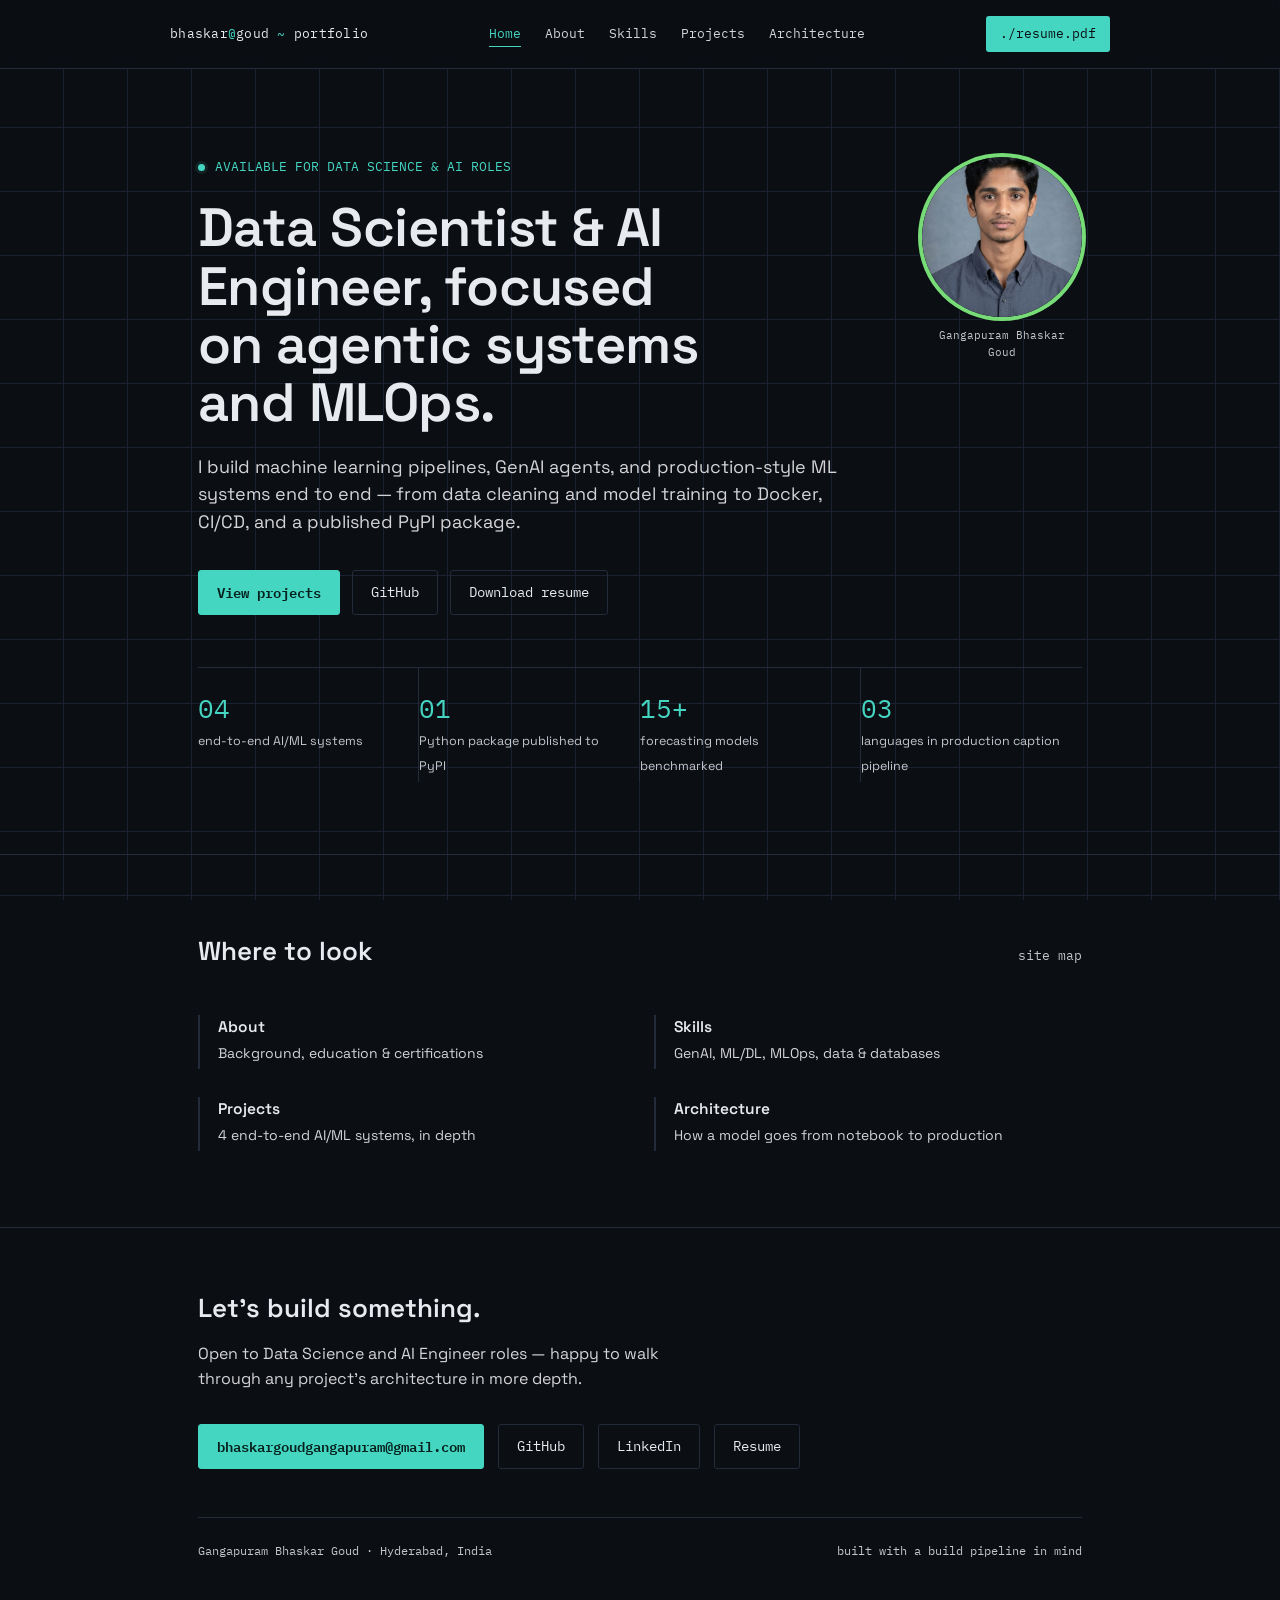
<file: index.html>
<!DOCTYPE html>
<html lang="en">
<head>
<meta charset="UTF-8">
<meta name="viewport" content="width=device-width, initial-scale=1.0">
<title>Home — Gangapuram Bhaskar Goud</title>
<meta name="description" content="Portfolio of Gangapuram Bhaskar Goud — Data Scientist & AI Engineer.">
<link rel="preconnect" href="https://fonts.googleapis.com">
<link rel="preconnect" href="https://fonts.gstatic.com" crossorigin>
<link href="https://fonts.googleapis.com/css2?family=Space+Grotesk:wght@400;500;600;700&family=IBM+Plex+Mono:wght@400;500;600&display=swap" rel="stylesheet">
<link rel="stylesheet" href="style.css">
</head>
<body>
<header>
  <div class="wrap nav">
    <a href="index.html" class="nav-id" style="text-decoration:none;">bhaskar<span>@</span>goud <span>~</span> portfolio</a>
    <ul class="nav-links">
      <li><a href="index.html" style="color:var(--accent);border-bottom-color:var(--accent);">Home</a></li>
      <li><a href="about.html">About</a></li>
      <li><a href="skills.html">Skills</a></li>
      <li><a href="projects.html">Projects</a></li>
      <li><a href="architecture.html">Architecture</a></li>
    </ul>
    <a class="nav-cta" href="resume.pdf" id="resume-link">./resume.pdf</a>
  </div>
</header>

<main>

  <section class="hero" style="border-bottom:1px solid var(--line); padding-top: 88px;">
    <div class="wrap">
      <div class="hero-flex">
        <div class="hero-text">
          <div class="kicker"><span class="dot"></span> AVAILABLE FOR DATA SCIENCE &amp; AI ROLES</div>
          <h1>Data Scientist &amp; AI Engineer, focused on agentic systems and MLOps.</h1>
          <p class="lede">I build machine learning pipelines, GenAI agents, and production-style ML systems end to end — from data cleaning and model training to Docker, CI/CD, and a published PyPI package.</p>
          <div class="cta-row">
            <a class="btn primary" href="projects.html">View projects</a>
            <a class="btn" href="https://github.com/G-Bhaskar3636" target="_blank" rel="noopener">GitHub</a>
            <a class="btn" href="resume.pdf">Download resume</a>
          </div>
        </div>
        <div class="hero-photo">
          <div class="photo-frame round">
            <!-- Replace the src below with the path to your passport-size photo, e.g. "images/profile.jpg" -->
            <img src="bhaskar.png" alt="Gangapuram Bhaskar Goud"
                 onerror="this.style.display='none'; this.nextElementSibling.style.display='flex';">
            <div class="photo-placeholder round">
              photo.jpg<br>not found &mdash; paste your image path in the &lt;img src&gt; tag
            </div>
          </div>
          <div class="photo-tag mono">Gangapuram Bhaskar Goud</div>
        </div>
      </div>
    </div>
    <div class="wrap">
      <div class="stats">
        <div class="stat"><span class="num mono">04</span><span class="label">end-to-end AI/ML systems</span></div>
        <div class="stat"><span class="num mono">01</span><span class="label">Python package published to PyPI</span></div>
        <div class="stat"><span class="num mono">15+</span><span class="label">forecasting models benchmarked</span></div>
        <div class="stat"><span class="num mono">03</span><span class="label">languages in production caption pipeline</span></div>
      </div>
    </div>
  </section>

  <section style="border-bottom:1px solid var(--line);">
    <div class="wrap">
      <div class="section-head">
        <h2>Where to look</h2>
        <div class="section-tag">site map</div>
      </div>
      <div class="edu-grid">
        <a href="about.html" class="edu-item" style="text-decoration:none;color:inherit;">
          <div class="role">About</div>
          <div class="org">Background, education &amp; certifications</div>
        </a>
        <a href="skills.html" class="edu-item" style="text-decoration:none;color:inherit;">
          <div class="role">Skills</div>
          <div class="org">GenAI, ML/DL, MLOps, data &amp; databases</div>
        </a>
        <a href="projects.html" class="edu-item" style="text-decoration:none;color:inherit;">
          <div class="role">Projects</div>
          <div class="org">4 end-to-end AI/ML systems, in depth</div>
        </a>
        <a href="architecture.html" class="edu-item" style="text-decoration:none;color:inherit;">
          <div class="role">Architecture</div>
          <div class="org">How a model goes from notebook to production</div>
        </a>
      </div>
    </div>
  </section>

</main>
<footer id="contact-footer">
    <div class="wrap">
      <h2 class="foot-head">Let's build something.</h2>
      <p class="foot-lede">Open to Data Science and AI Engineer roles — happy to walk through any project's architecture in more depth.</p>
      <div class="foot-links">
        <a class="btn primary" href="mailto:bhaskargoudgangapuram@gmail.com">bhaskargoudgangapuram@gmail.com</a>
        <a class="btn" href="https://github.com/G-Bhaskar3636" target="_blank" rel="noopener">GitHub</a>
        <a class="btn" href="https://www.linkedin.com/in/gangapuram-bhaskar-goud-302722345/" target="_blank" rel="noopener">LinkedIn</a>
        <a class="btn" href="resume.pdf">Resume</a>
      </div>
      <div class="foot-bottom">
        <span>Gangapuram Bhaskar Goud &middot; Hyderabad, India</span>
        <span>built with a build pipeline in mind</span>
      </div>
    </div>
  </footer>
</body>
</html>
</file>
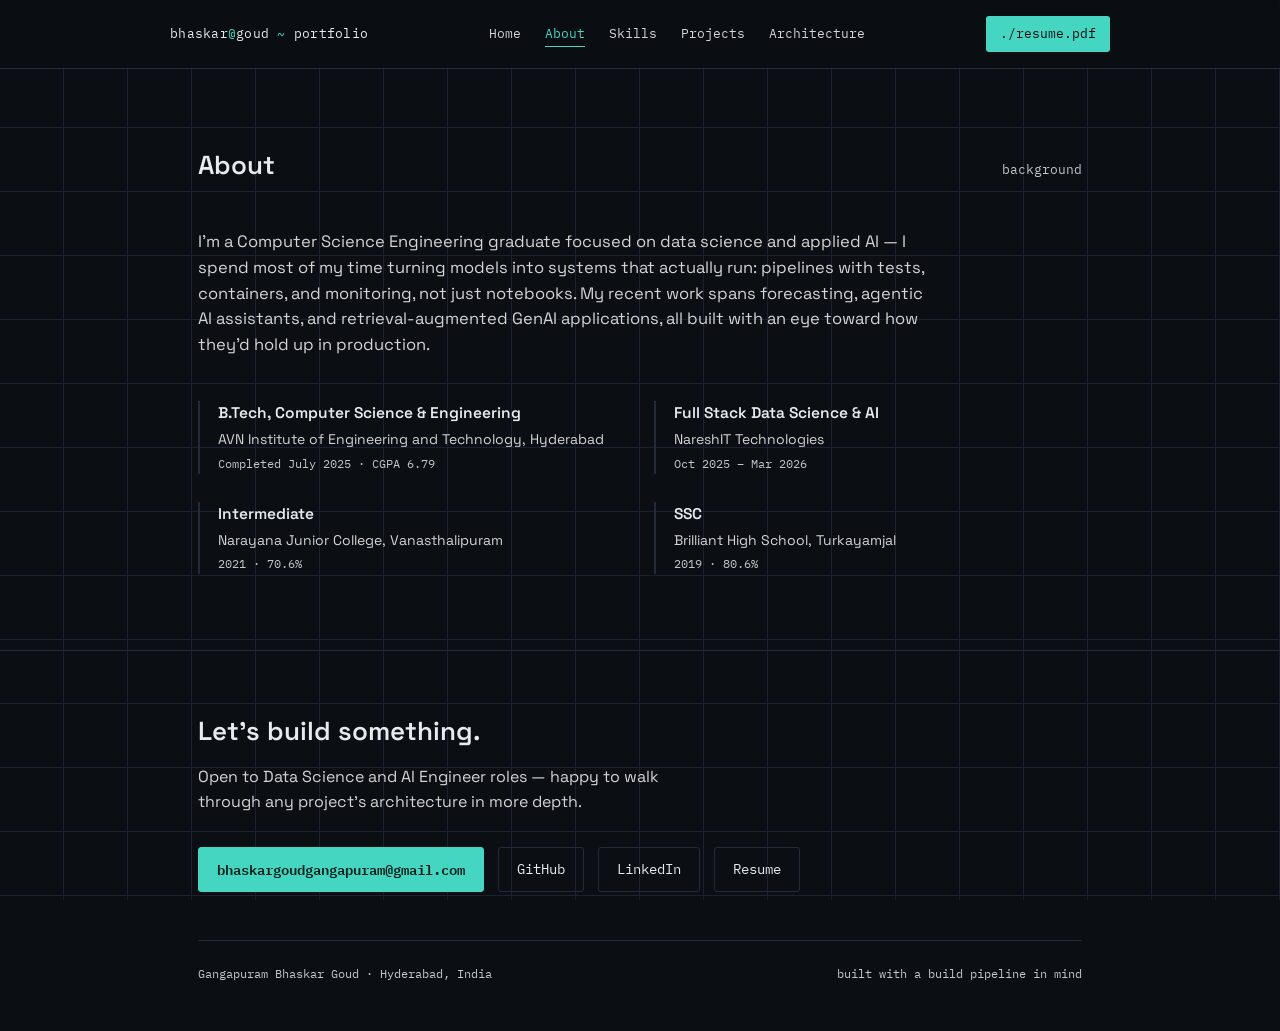
<file: about.html>
<!DOCTYPE html>
<html lang="en">
<head>
<meta charset="UTF-8">
<meta name="viewport" content="width=device-width, initial-scale=1.0">
<title>About — Gangapuram Bhaskar Goud</title>
<meta name="description" content="Background, education and certifications of Gangapuram Bhaskar Goud.">
<link rel="preconnect" href="https://fonts.googleapis.com">
<link rel="preconnect" href="https://fonts.gstatic.com" crossorigin>
<link href="https://fonts.googleapis.com/css2?family=Space+Grotesk:wght@400;500;600;700&family=IBM+Plex+Mono:wght@400;500;600&display=swap" rel="stylesheet">
<link rel="stylesheet" href="style.css">
</head>
<body>
<header>
  <div class="wrap nav">
    <a href="index.html" class="nav-id" style="text-decoration:none;">bhaskar<span>@</span>goud <span>~</span> portfolio</a>
    <ul class="nav-links">
      <li><a href="index.html">Home</a></li>
      <li><a href="about.html" style="color:var(--accent);border-bottom-color:var(--accent);">About</a></li>
      <li><a href="skills.html">Skills</a></li>
      <li><a href="projects.html">Projects</a></li>
      <li><a href="architecture.html">Architecture</a></li>
    </ul>
    <a class="nav-cta" href="resume.pdf" id="resume-link">./resume.pdf</a>
  </div>
</header>

<main>

  <section id="about">
    <div class="wrap">
      <div class="section-head">
        <h2>About</h2>
        <div class="section-tag">background</div>
      </div>
      <p class="lede" style="font-size:16.5px; max-width: 66ch; margin-bottom: 44px;">
        I'm a Computer Science Engineering graduate focused on data science and applied AI — I spend most of my time turning models into systems that actually run: pipelines with tests, containers, and monitoring, not just notebooks. My recent work spans forecasting, agentic AI assistants, and retrieval-augmented GenAI applications, all built with an eye toward how they'd hold up in production.
      </p>
      <div class="edu-grid">
        <div class="edu-item">
          <div class="role">B.Tech, Computer Science &amp; Engineering</div>
          <div class="org">AVN Institute of Engineering and Technology, Hyderabad</div>
          <div class="meta">Completed July 2025 &middot; CGPA 6.79</div>
        </div>
        <div class="edu-item">
          <div class="role">Full Stack Data Science &amp; AI</div>
          <div class="org">NareshIT Technologies</div>
          <div class="meta">Oct 2025 &ndash; Mar 2026</div>
        </div>
        <div class="edu-item">
          <div class="role">Intermediate</div>
          <div class="org">Narayana Junior College, Vanasthalipuram</div>
          <div class="meta">2021 &middot; 70.6%</div>
        </div>
        <div class="edu-item">
          <div class="role">SSC</div>
          <div class="org">Brilliant High School, Turkayamjal</div>
          <div class="meta">2019 &middot; 80.6%</div>
        </div>
      </div>
    </div>
  </section>

</main>
<footer id="contact-footer">
    <div class="wrap">
      <h2 class="foot-head">Let's build something.</h2>
      <p class="foot-lede">Open to Data Science and AI Engineer roles — happy to walk through any project's architecture in more depth.</p>
      <div class="foot-links">
        <a class="btn primary" href="mailto:bhaskargoudgangapuram@gmail.com">bhaskargoudgangapuram@gmail.com</a>
        <a class="btn" href="https://github.com/G-Bhaskar3636" target="_blank" rel="noopener">GitHub</a>
        <a class="btn" href="https://www.linkedin.com/in/gangapuram-bhaskar-goud-302722345/" target="_blank" rel="noopener">LinkedIn</a>
        <a class="btn" href="resume.pdf">Resume</a>
      </div>
      <div class="foot-bottom">
        <span>Gangapuram Bhaskar Goud &middot; Hyderabad, India</span>
        <span>built with a build pipeline in mind</span>
      </div>
    </div>
  </footer>
</body>
</html>
</file>
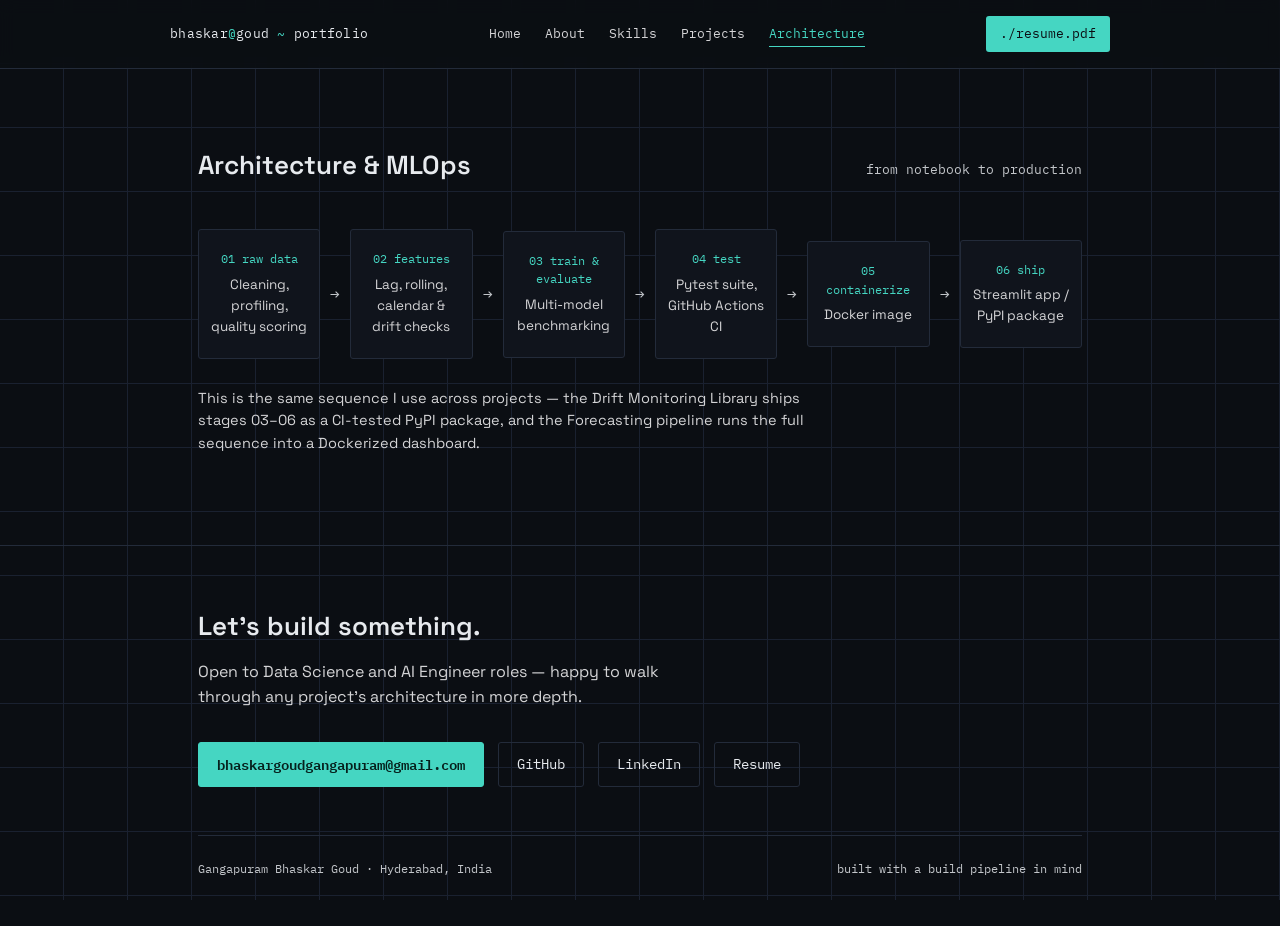
<file: architecture.html>
<!DOCTYPE html>
<html lang="en">
<head>
<meta charset="UTF-8">
<meta name="viewport" content="width=device-width, initial-scale=1.0">
<title>Architecture — Gangapuram Bhaskar Goud</title>
<meta name="description" content="MLOps and production architecture used across projects by Gangapuram Bhaskar Goud.">
<link rel="preconnect" href="https://fonts.googleapis.com">
<link rel="preconnect" href="https://fonts.gstatic.com" crossorigin>
<link href="https://fonts.googleapis.com/css2?family=Space+Grotesk:wght@400;500;600;700&family=IBM+Plex+Mono:wght@400;500;600&display=swap" rel="stylesheet">
<link rel="stylesheet" href="style.css">
</head>
<body>
<header>
  <div class="wrap nav">
    <a href="index.html" class="nav-id" style="text-decoration:none;">bhaskar<span>@</span>goud <span>~</span> portfolio</a>
    <ul class="nav-links">
      <li><a href="index.html">Home</a></li>
      <li><a href="about.html">About</a></li>
      <li><a href="skills.html">Skills</a></li>
      <li><a href="projects.html">Projects</a></li>
      <li><a href="architecture.html" style="color:var(--accent);border-bottom-color:var(--accent);">Architecture</a></li>
    </ul>
    <a class="nav-cta" href="resume.pdf" id="resume-link">./resume.pdf</a>
  </div>
</header>

<main>

  <section id="mlops">
    <div class="wrap">
      <div class="section-head">
        <h2>Architecture &amp; MLOps</h2>
        <div class="section-tag">from notebook to production</div>
      </div>
      <div class="flow">
        <div class="flow-track">
          <div class="flow-node"><div class="t">01 raw data</div><div class="d">Cleaning, profiling, quality scoring</div></div>
          <div class="flow-arrow">&rarr;</div>
          <div class="flow-node"><div class="t">02 features</div><div class="d">Lag, rolling, calendar &amp; drift checks</div></div>
          <div class="flow-arrow">&rarr;</div>
          <div class="flow-node"><div class="t">03 train &amp; evaluate</div><div class="d">Multi-model benchmarking</div></div>
          <div class="flow-arrow">&rarr;</div>
          <div class="flow-node"><div class="t">04 test</div><div class="d">Pytest suite, GitHub Actions CI</div></div>
          <div class="flow-arrow">&rarr;</div>
          <div class="flow-node"><div class="t">05 containerize</div><div class="d">Docker image</div></div>
          <div class="flow-arrow">&rarr;</div>
          <div class="flow-node"><div class="t">06 ship</div><div class="d">Streamlit app / PyPI package</div></div>
        </div>
      </div>
      <p class="flow-note">This is the same sequence I use across projects &mdash; the Drift Monitoring Library ships stages 03&ndash;06 as a CI-tested PyPI package, and the Forecasting pipeline runs the full sequence into a Dockerized dashboard.</p>
    </div>
  </section>

</main>
<footer id="contact-footer">
    <div class="wrap">
      <h2 class="foot-head">Let's build something.</h2>
      <p class="foot-lede">Open to Data Science and AI Engineer roles — happy to walk through any project's architecture in more depth.</p>
      <div class="foot-links">
        <a class="btn primary" href="mailto:bhaskargoudgangapuram@gmail.com">bhaskargoudgangapuram@gmail.com</a>
        <a class="btn" href="https://github.com/G-Bhaskar3636" target="_blank" rel="noopener">GitHub</a>
        <a class="btn" href="https://www.linkedin.com/in/gangapuram-bhaskar-goud-302722345/" target="_blank" rel="noopener">LinkedIn</a>
        <a class="btn" href="resume.pdf">Resume</a>
      </div>
      <div class="foot-bottom">
        <span>Gangapuram Bhaskar Goud &middot; Hyderabad, India</span>
        <span>built with a build pipeline in mind</span>
      </div>
    </div>
  </footer>
</body>
</html>
</file>
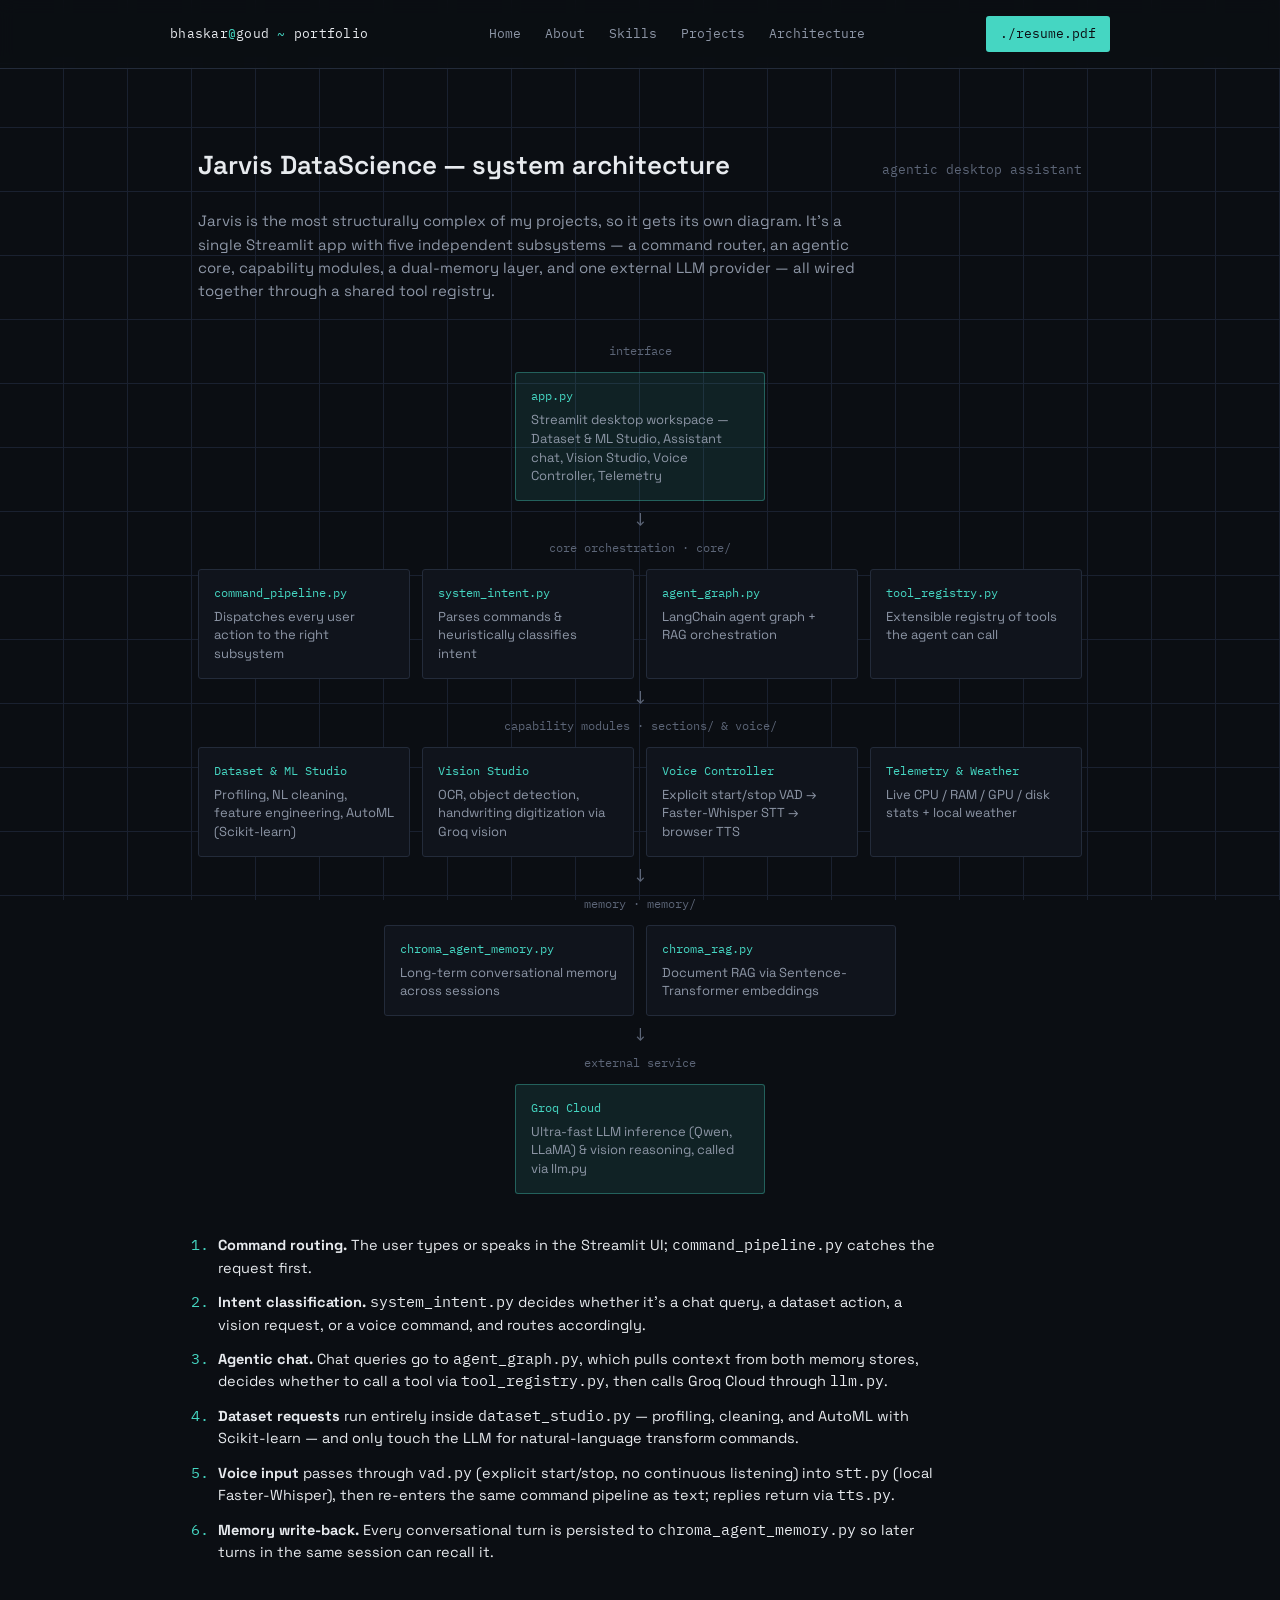
<file: jarvis_architecture.html>
<!DOCTYPE html>
<html lang="en">
<head>
<meta charset="UTF-8">
<meta name="viewport" content="width=device-width, initial-scale=1.0">
<title>Architecture — Gangapuram Bhaskar Goud</title>
<meta name="description" content="MLOps and production architecture used across projects by Gangapuram Bhaskar Goud.">
<link rel="preconnect" href="https://fonts.googleapis.com">
<link rel="preconnect" href="https://fonts.gstatic.com" crossorigin>
<link href="https://fonts.googleapis.com/css2?family=Space+Grotesk:wght@400;500;600;700&family=IBM+Plex+Mono:wght@400;500;600&display=swap" rel="stylesheet">
<style>
  :root{
    --bg: #0B0E13;
    --panel: #10141C;
    --panel-2: #141A24;
    --line: #232B3A;
    --line-soft: #1A2130;
    --text: #E7EAEE;
    --muted: #8D96A6;
    --muted-2: #5C6577;
    --accent: #45D6C2;
    --accent-soft: rgba(69,214,194,0.10);
    --accent-dim: rgba(69,214,194,0.35);
    --signal: #F2B84B;
    --radius: 3px;
    --maxw: 940px;
  }

  *{ box-sizing: border-box; }
  html{ scroll-behavior: smooth; }
  @media (prefers-reduced-motion: reduce){
    html{ scroll-behavior: auto; }
    *{ animation-duration: 0.001ms !important; transition-duration: 0.001ms !important; }
  }

  body{
    margin:0;
    background: var(--bg);
    color: var(--text);
    font-family: 'Space Grotesk', sans-serif;
    line-height: 1.55;
    -webkit-font-smoothing: antialiased;
  }

  a{ color: inherit; }
  ::selection{ background: var(--accent-dim); color: #05201C; }

  :focus-visible{
    outline: 2px solid var(--accent);
    outline-offset: 3px;
  }

  .mono{ font-family: 'IBM Plex Mono', monospace; }

  .wrap{
    max-width: var(--maxw);
    margin: 0 auto;
    padding: 0 28px;
  }

  /* ---------- background texture ---------- */
  body{
    background-image:
      linear-gradient(var(--line-soft) 1px, transparent 1px),
      linear-gradient(90deg, var(--line-soft) 1px, transparent 1px);
    background-size: 64px 64px;
    background-position: -1px -1px;
    background-attachment: fixed;
  }

  /* ---------- nav ---------- */
  header{
    position: sticky;
    top:0;
    z-index: 50;
    background: rgba(11,14,19,0.86);
    backdrop-filter: blur(8px);
    border-bottom: 1px solid var(--line);
  }
  .nav{
    display:flex;
    align-items:center;
    justify-content: space-between;
    padding: 16px 0;
  }
  .nav-id{
    font-family:'IBM Plex Mono', monospace;
    font-size: 13px;
    color: var(--text);
    letter-spacing: 0.02em;
  }
  .nav-id span{ color: var(--accent); }
  .nav-links{
    display:flex;
    gap: 24px;
    list-style:none;
    margin:0; padding:0;
    font-size: 13px;
    font-family:'IBM Plex Mono', monospace;
  }
  .nav-links a{
    text-decoration:none;
    color: var(--muted);
    transition: color .15s ease;
    padding: 4px 0;
    border-bottom: 1px solid transparent;
  }
  .nav-links a:hover{ color: var(--text); border-bottom-color: var(--accent-dim); }
  .nav-cta{
    font-family:'IBM Plex Mono', monospace;
    font-size: 13px;
    color: var(--bg);
    background: var(--accent);
    padding: 8px 14px;
    border-radius: var(--radius);
    text-decoration:none;
    white-space:nowrap;
  }
  .nav-mobile-links{ display:none; }
  @media (max-width: 720px){
    .nav-links{ display:none; }
  }

  /* ---------- hero ---------- */
  .hero{
    padding: 88px 0 72px;
    border-bottom: 1px solid var(--line);
  }
  .kicker{
    font-family:'IBM Plex Mono', monospace;
    font-size: 13px;
    color: var(--accent);
    display:flex;
    align-items:center;
    gap: 10px;
    margin-bottom: 22px;
  }
  .kicker .dot{
    width:7px; height:7px; border-radius:50%;
    background: var(--accent);
    box-shadow: 0 0 0 3px var(--accent-soft);
    flex-shrink:0;
  }
  h1{
    font-size: clamp(34px, 5.2vw, 54px);
    line-height: 1.08;
    margin: 0 0 20px;
    font-weight: 600;
    max-width: 15ch;
    letter-spacing: -0.01em;
  }
  .lede{
    color: var(--muted);
    font-size: 18px;
    max-width: 56ch;
    margin: 0 0 34px;
  }
  .cta-row{
    display:flex;
    flex-wrap:wrap;
    gap: 12px;
    margin-bottom: 52px;
  }
  .btn{
    font-family:'IBM Plex Mono', monospace;
    font-size: 13.5px;
    text-decoration:none;
    padding: 11px 18px;
    border-radius: var(--radius);
    border: 1px solid var(--line);
    color: var(--text);
    transition: border-color .15s ease, background .15s ease;
  }
  .btn:hover{ border-color: var(--accent-dim); background: var(--accent-soft); }
  .btn.primary{
    background: var(--accent);
    color: #06211D;
    border-color: var(--accent);
    font-weight: 600;
  }
  .btn.primary:hover{ background: #5CE0CD; }

  .stats{
    display:grid;
    grid-template-columns: repeat(4, 1fr);
    border-top: 1px solid var(--line);
  }
  .stat{
    padding: 20px 20px 4px 0;
    border-right: 1px solid var(--line);
  }
  .stat:last-child{ border-right:none; }
  .stat .num{
    font-family:'IBM Plex Mono', monospace;
    font-size: 26px;
    color: var(--accent);
    display:block;
  }
  .stat .label{
    color: var(--muted-2);
    font-size: 12.5px;
    margin-top: 4px;
  }
  @media (max-width: 640px){
    .stats{ grid-template-columns: repeat(2, 1fr); }
    .stat{ border-bottom: 1px solid var(--line); padding-bottom: 16px; }
  }

  /* ---------- section shell ---------- */
  section{ padding: 76px 0; border-bottom: 1px solid var(--line); }
  .section-head{
    display:flex;
    align-items: baseline;
    justify-content: space-between;
    gap: 16px;
    margin-bottom: 44px;
  }
  .section-head h2{
    font-size: 26px;
    margin:0;
    font-weight: 600;
  }
  .section-tag{
    font-family:'IBM Plex Mono', monospace;
    font-size: 12.5px;
    color: var(--muted-2);
  }

  /* ---------- projects (pipeline log) ---------- */
  .pipeline{
    position: relative;
  }
  .pipeline::before{
    content:"";
    position:absolute;
    left: 21px;
    top: 10px;
    bottom: 10px;
    width: 1px;
    background: var(--line);
  }
  .run{
    position: relative;
    padding-left: 58px;
    margin-bottom: 6px;
  }
  .run + .run{ margin-top: 6px; }
  .run-marker{
    position:absolute;
    left: 0;
    top: 26px;
    width: 44px;
    display:flex;
    justify-content:center;
  }
  .run-marker .dot{
    width: 11px; height: 11px;
    border-radius: 50%;
    background: var(--panel);
    border: 2px solid var(--accent);
    box-shadow: 0 0 0 4px var(--bg);
    z-index:2;
  }

  details.card{
    background: var(--panel);
    border: 1px solid var(--line);
    border-radius: var(--radius);
    padding: 22px 24px;
  }
  details.card + details.card{ margin-top: 0; }
  details.card summary{
    list-style:none;
    cursor:pointer;
    display:flex;
    align-items: flex-start;
    justify-content: space-between;
    gap: 18px;
  }
  details.card summary::-webkit-details-marker{ display:none; }

  .run-heading{ flex:1; min-width:0; }
  .run-idx{
    font-family:'IBM Plex Mono', monospace;
    font-size: 12px;
    color: var(--muted-2);
    margin-bottom: 6px;
  }
  .run-title{
    font-size: 19px;
    font-weight: 600;
    margin: 0 0 6px;
  }
  .run-tagline{
    color: var(--muted);
    font-size: 14.5px;
    margin:0;
  }
  .run-status{
    font-family:'IBM Plex Mono', monospace;
    font-size: 11.5px;
    color: var(--accent);
    border: 1px solid var(--accent-dim);
    background: var(--accent-soft);
    padding: 4px 9px;
    border-radius: 2px;
    white-space:nowrap;
    height: fit-content;
    margin-top: 2px;
  }
  .chevron{
    color: var(--muted-2);
    font-family:'IBM Plex Mono', monospace;
    transition: transform .18s ease;
    margin-top: 3px;
    flex-shrink:0;
  }
  details[open] .chevron{ transform: rotate(90deg); }

  .run-body{
    margin-top: 20px;
    padding-top: 18px;
    border-top: 1px solid var(--line);
  }
  .run-body ul{
    margin: 0 0 18px;
    padding-left: 18px;
    color: var(--text);
    font-size: 14.5px;
  }
  .run-body li{ margin-bottom: 9px; }
  .run-body li::marker{ color: var(--accent); }

  .tags{
    display:flex;
    flex-wrap:wrap;
    gap: 8px;
    margin-bottom: 16px;
  }
  .tag{
    font-family:'IBM Plex Mono', monospace;
    font-size: 11.5px;
    color: var(--muted);
    background: var(--panel-2);
    border: 1px solid var(--line);
    padding: 4px 9px;
    border-radius: 2px;
  }
  .run-links{
    display:flex;
    gap: 18px;
    font-family:'IBM Plex Mono', monospace;
    font-size: 12.5px;
  }
  .run-links a{
    color: var(--muted);
    text-decoration: none;
    border-bottom: 1px solid var(--muted-2);
  }
  .run-links a:hover{ color: var(--accent); border-color: var(--accent); }

  @media (max-width: 640px){
    .pipeline::before{ left: 14px; }
    .run{ padding-left: 38px; }
    .run-marker{ width: 28px; left:0; top: 24px; }
    summary{ flex-direction: column; }
    .run-status{ margin-top: 8px; }
  }

  /* ---------- skills matrix ---------- */
  .matrix{
    border-top: 1px solid var(--line);
  }
  .matrix-row{
    display:grid;
    grid-template-columns: 240px 1fr;
    gap: 24px;
    padding: 22px 0;
    border-bottom: 1px solid var(--line);
  }
  .matrix-cat{
    font-weight: 600;
    font-size: 15px;
  }
  .matrix-cat .n{
    display:block;
    font-family:'IBM Plex Mono', monospace;
    font-size: 11.5px;
    color: var(--accent);
    margin-bottom: 6px;
  }
  .matrix-skills{
    color: var(--muted);
    font-size: 14.5px;
    display:flex;
    flex-wrap:wrap;
    gap: 8px 8px;
  }
  .matrix-skills span{
    font-family:'IBM Plex Mono', monospace;
    font-size: 12.5px;
    color: var(--text);
  }
  .matrix-skills span:not(:last-child)::after{
    content:"·";
    color: var(--muted-2);
    margin-left: 8px;
  }
  @media (max-width: 640px){
    .matrix-row{ grid-template-columns: 1fr; gap: 8px; }
  }

  /* ---------- mlops flow ---------- */
  .flow{
    overflow-x: auto;
    padding-bottom: 8px;
  }
  .flow-track{
    display:flex;
    align-items: center;
    min-width: 720px;
  }
  .flow-node{
    flex: 1;
    text-align:center;
    padding: 20px 12px;
    background: var(--panel);
    border: 1px solid var(--line);
    border-radius: var(--radius);
  }
  .flow-node .t{
    font-family:'IBM Plex Mono', monospace;
    font-size: 12px;
    color: var(--accent);
    margin-bottom: 6px;
  }
  .flow-node .d{
    font-size: 13.5px;
    color: var(--muted);
  }
  .flow-arrow{
    color: var(--muted-2);
    padding: 0 10px;
    font-family:'IBM Plex Mono', monospace;
    flex-shrink:0;
  }
  .flow-note{
    margin-top: 20px;
    color: var(--muted);
    font-size: 14.5px;
    max-width: 68ch;
  }

  /* ---------- education / certs ---------- */
  .edu-grid{
    display:grid;
    grid-template-columns: 1fr 1fr;
    gap: 28px;
  }
  .edu-item{
    border-left: 2px solid var(--line);
    padding-left: 18px;
  }
  .edu-item .role{ font-weight:600; font-size:15.5px; margin-bottom:4px; }
  .edu-item .org{ color: var(--muted); font-size: 14px; margin-bottom: 4px; }
  .edu-item .meta{
    font-family:'IBM Plex Mono', monospace;
    font-size: 12px;
    color: var(--muted-2);
  }
  .certs{ margin-top: 8px; }
  .cert-row{
    display:flex;
    justify-content: space-between;
    gap: 12px;
    padding: 14px 0;
    border-bottom: 1px solid var(--line);
    font-size: 14.5px;
  }
  .cert-row:last-child{ border-bottom:none; }
  .cert-name{ font-weight: 500; }
  .cert-meta{
    font-family:'IBM Plex Mono', monospace;
    font-size: 12px;
    color: var(--muted-2);
    white-space:nowrap;
  }
  @media (max-width: 640px){
    .edu-grid{ grid-template-columns: 1fr; }
  }

  /* ---------- footer ---------- */
  footer{ padding: 60px 0 48px; }
  .foot-head{
    font-size: 26px;
    font-weight: 600;
    margin: 0 0 14px;
    max-width: 20ch;
  }
  .foot-lede{
    color: var(--muted);
    max-width: 52ch;
    margin: 0 0 32px;
  }
  .foot-links{
    display:flex;
    flex-wrap:wrap;
    gap: 14px;
    margin-bottom: 48px;
  }
  .foot-bottom{
    display:flex;
    justify-content: space-between;
    align-items:center;
    flex-wrap:wrap;
    gap: 12px;
    padding-top: 24px;
    border-top: 1px solid var(--line);
    font-family:'IBM Plex Mono', monospace;
    font-size: 12px;
    color: var(--muted-2);
  }

  /* ---------- jarvis layered architecture diagram ---------- */
  .arch-intro{
    color: var(--muted);
    font-size: 15px;
    max-width: 68ch;
    margin: -20px 0 40px;
  }
  .arch-diagram{
    display:flex;
    flex-direction:column;
    align-items:center;
  }
  .arch-layer{
    width:100%;
  }
  .arch-layer-label{
    font-family:'IBM Plex Mono', monospace;
    font-size: 11.5px;
    color: var(--muted-2);
    text-align:center;
    margin-bottom: 12px;
  }
  .arch-row{
    display:flex;
    flex-wrap:wrap;
    justify-content:center;
    gap: 12px;
    width:100%;
  }
  .arch-box{
    flex: 1 1 210px;
    max-width: 250px;
    background: var(--panel);
    border: 1px solid var(--line);
    border-radius: var(--radius);
    padding: 14px 15px;
    text-align:left;
  }
  .arch-box.accent{
    border-color: var(--accent-dim);
    background: var(--accent-soft);
  }
  .arch-box .t{
    font-family:'IBM Plex Mono', monospace;
    font-size: 12px;
    color: var(--accent);
    margin-bottom: 5px;
  }
  .arch-box .d{
    font-size: 13px;
    color: var(--muted);
    line-height: 1.45;
  }
  .arch-connector{
    color: var(--muted-2);
    font-family:'IBM Plex Mono', monospace;
    font-size: 18px;
    padding: 10px 0;
    line-height:1;
  }
  .arch-flow-list{
    margin-top: 40px;
    padding-left: 20px;
    max-width: 74ch;
  }
  .arch-flow-list li{
    margin-bottom: 12px;
    font-size: 14.5px;
    color: var(--text);
  }
  .arch-flow-list li::marker{
    font-family:'IBM Plex Mono', monospace;
    color: var(--accent);
  }
  .arch-flow-list b{ color: var(--text); }
  @media (max-width: 640px){
    .arch-box{ flex: 1 1 100%; max-width: 100%; }
  }

</style>
</head>
<body>
<header>
  <div class="wrap nav">
    <a href="index.html" class="nav-id" style="text-decoration:none;">bhaskar<span>@</span>goud <span>~</span> portfolio</a>
    <ul class="nav-links">
        <li><a href="index.html">Home</a></li>
        <li><a href="about.html">About</a></li>
        <li><a href="skills.html">Skills</a></li>
        <li><a href="projects.html">Projects</a></li>
        <li><a href="architecture.html">Architecture</a></li>
    </ul>
    <a class="nav-cta" href="resume.pdf" id="resume-link">./resume.pdf</a>
  </div>
</header>

<main>
  <section id="jarvis-arch">
    <div class="wrap">
      <div class="section-head">
        <h2>Jarvis DataScience &mdash; system architecture</h2>
        <div class="section-tag">agentic desktop assistant</div>
      </div>
      <p class="arch-intro">
        Jarvis is the most structurally complex of my projects, so it gets its own diagram. It's a single Streamlit app with five independent subsystems &mdash; a command router, an agentic core, capability modules, a dual-memory layer, and one external LLM provider &mdash; all wired together through a shared tool registry.
      </p>

      <div class="arch-diagram">

        <div class="arch-layer">
          <div class="arch-layer-label">interface</div>
          <div class="arch-row">
            <div class="arch-box accent">
              <div class="t">app.py</div>
              <div class="d">Streamlit desktop workspace &mdash; Dataset &amp; ML Studio, Assistant chat, Vision Studio, Voice Controller, Telemetry</div>
            </div>
          </div>
        </div>

        <div class="arch-connector">&#8595;</div>

        <div class="arch-layer">
          <div class="arch-layer-label">core orchestration &middot; core/</div>
          <div class="arch-row">
            <div class="arch-box">
              <div class="t">command_pipeline.py</div>
              <div class="d">Dispatches every user action to the right subsystem</div>
            </div>
            <div class="arch-box">
              <div class="t">system_intent.py</div>
              <div class="d">Parses commands &amp; heuristically classifies intent</div>
            </div>
            <div class="arch-box">
              <div class="t">agent_graph.py</div>
              <div class="d">LangChain agent graph + RAG orchestration</div>
            </div>
            <div class="arch-box">
              <div class="t">tool_registry.py</div>
              <div class="d">Extensible registry of tools the agent can call</div>
            </div>
          </div>
        </div>

        <div class="arch-connector">&#8595;</div>

        <div class="arch-layer">
          <div class="arch-layer-label">capability modules &middot; sections/ &amp; voice/</div>
          <div class="arch-row">
            <div class="arch-box">
              <div class="t">Dataset &amp; ML Studio</div>
              <div class="d">Profiling, NL cleaning, feature engineering, AutoML (Scikit-learn)</div>
            </div>
            <div class="arch-box">
              <div class="t">Vision Studio</div>
              <div class="d">OCR, object detection, handwriting digitization via Groq vision</div>
            </div>
            <div class="arch-box">
              <div class="t">Voice Controller</div>
              <div class="d">Explicit start/stop VAD &rarr; Faster-Whisper STT &rarr; browser TTS</div>
            </div>
            <div class="arch-box">
              <div class="t">Telemetry &amp; Weather</div>
              <div class="d">Live CPU / RAM / GPU / disk stats + local weather</div>
            </div>
          </div>
        </div>

        <div class="arch-connector">&#8595;</div>

        <div class="arch-layer">
          <div class="arch-layer-label">memory &middot; memory/</div>
          <div class="arch-row">
            <div class="arch-box">
              <div class="t">chroma_agent_memory.py</div>
              <div class="d">Long-term conversational memory across sessions</div>
            </div>
            <div class="arch-box">
              <div class="t">chroma_rag.py</div>
              <div class="d">Document RAG via Sentence-Transformer embeddings</div>
            </div>
          </div>
        </div>

        <div class="arch-connector">&#8595;</div>

        <div class="arch-layer">
          <div class="arch-layer-label">external service</div>
          <div class="arch-row">
            <div class="arch-box accent">
              <div class="t">Groq Cloud</div>
              <div class="d">Ultra-fast LLM inference (Qwen, LLaMA) &amp; vision reasoning, called via llm.py</div>
            </div>
          </div>
        </div>

      </div>

      <ol class="arch-flow-list">
        <li><b>Command routing.</b> The user types or speaks in the Streamlit UI; <span class="mono">command_pipeline.py</span> catches the request first.</li>
        <li><b>Intent classification.</b> <span class="mono">system_intent.py</span> decides whether it's a chat query, a dataset action, a vision request, or a voice command, and routes accordingly.</li>
        <li><b>Agentic chat.</b> Chat queries go to <span class="mono">agent_graph.py</span>, which pulls context from both memory stores, decides whether to call a tool via <span class="mono">tool_registry.py</span>, then calls Groq Cloud through <span class="mono">llm.py</span>.</li>
        <li><b>Dataset requests</b> run entirely inside <span class="mono">dataset_studio.py</span> &mdash; profiling, cleaning, and AutoML with Scikit-learn &mdash; and only touch the LLM for natural-language transform commands.</li>
        <li><b>Voice input</b> passes through <span class="mono">vad.py</span> (explicit start/stop, no continuous listening) into <span class="mono">stt.py</span> (local Faster-Whisper), then re-enters the same command pipeline as text; replies return via <span class="mono">tts.py</span>.</li>
        <li><b>Memory write-back.</b> Every conversational turn is persisted to <span class="mono">chroma_agent_memory.py</span> so later turns in the same session can recall it.</li>
      </ol>
    </div>
  </section>

</main>

</body>
</html>
</file>
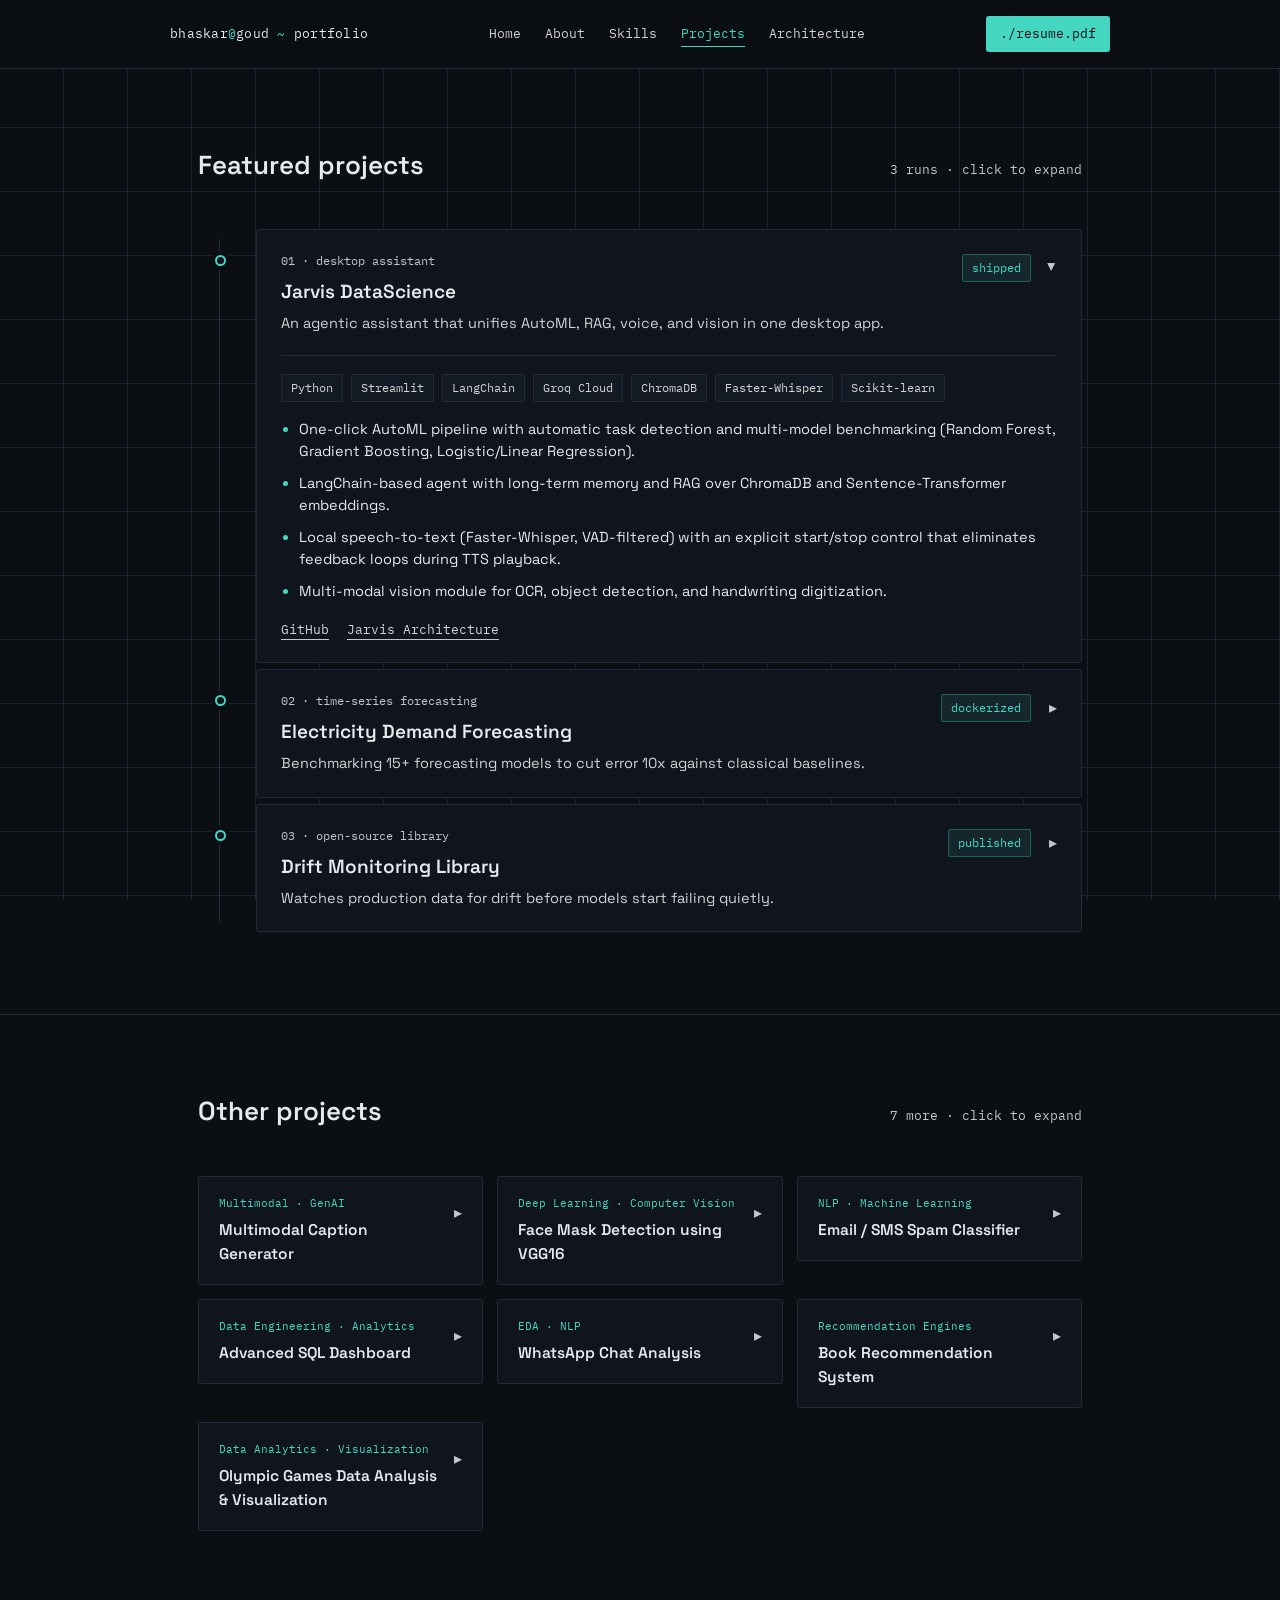
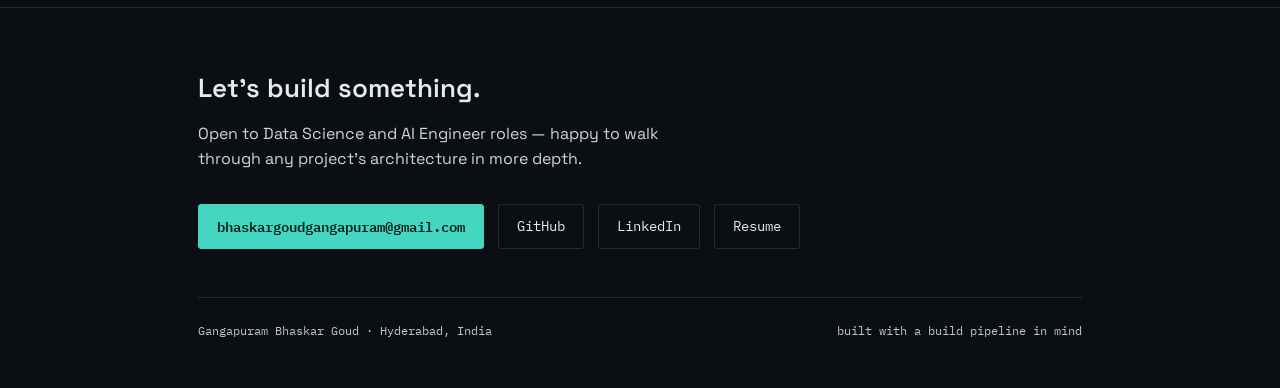
<file: projects.html>
<!DOCTYPE html>
<html lang="en">
<head>
<meta charset="UTF-8">
<meta name="viewport" content="width=device-width, initial-scale=1.0">
<title>Projects — Gangapuram Bhaskar Goud</title>
<meta name="description" content="Featured Data Science and AI projects by Gangapuram Bhaskar Goud.">
<link rel="preconnect" href="https://fonts.googleapis.com">
<link rel="preconnect" href="https://fonts.gstatic.com" crossorigin>
<link href="https://fonts.googleapis.com/css2?family=Space+Grotesk:wght@400;500;600;700&family=IBM+Plex+Mono:wght@400;500;600&display=swap" rel="stylesheet">
<link rel="stylesheet" href="style.css">
</head>
<body>
<header>
  <div class="wrap nav">
    <a href="index.html" class="nav-id" style="text-decoration:none;">bhaskar<span>@</span>goud <span>~</span> portfolio</a>
    <ul class="nav-links">
      <li><a href="index.html">Home</a></li>
      <li><a href="about.html">About</a></li>
      <li><a href="skills.html">Skills</a></li>
      <li><a href="projects.html" style="color:var(--accent);border-bottom-color:var(--accent);">Projects</a></li>
      <li><a href="architecture.html">Architecture</a></li>
    </ul>
    <a class="nav-cta" href="resume.pdf" id="resume-link">./resume.pdf</a>
  </div>
</header>

<main>

  <section id="projects">
    <div class="wrap">
      <div class="section-head">
        <h2>Featured projects</h2>
        <div class="section-tag">3 runs &middot; click to expand</div>
      </div>

      <div class="pipeline">

        <div class="run">
          <div class="run-marker"><div class="dot"></div></div>
          <details class="card" open>
            <summary>
              <div class="run-heading">
                <div class="run-idx">01 &middot; desktop assistant</div>
                <h3 class="run-title">Jarvis DataScience</h3>
                <p class="run-tagline">An agentic assistant that unifies AutoML, RAG, voice, and vision in one desktop app.</p>
              </div>
              <span class="run-status">shipped</span>
              <span class="chevron">&#9656;</span>
            </summary>
            <div class="run-body">
              <div class="tags">
                <span class="tag">Python</span><span class="tag">Streamlit</span><span class="tag">LangChain</span>
                <span class="tag">Groq Cloud</span><span class="tag">ChromaDB</span><span class="tag">Faster-Whisper</span>
                <span class="tag">Scikit-learn</span>
              </div>
              <ul>
                <li>One-click AutoML pipeline with automatic task detection and multi-model benchmarking (Random Forest, Gradient Boosting, Logistic/Linear Regression).</li>
                <li>LangChain-based agent with long-term memory and RAG over ChromaDB and Sentence-Transformer embeddings.</li>
                <li>Local speech-to-text (Faster-Whisper, VAD-filtered) with an explicit start/stop control that eliminates feedback loops during TTS playback.</li>
                <li>Multi-modal vision module for OCR, object detection, and handwriting digitization.</li>
              </ul>
              <div class="run-links">
                <a href="https://github.com/G-Bhaskar3636/jarvis_dataScience" target="_blank" rel="noopener">GitHub</a>
                <a href="jarvis_architecture.html">Jarvis Architecture</a>
              </div>
            </div>
          </details>
        </div>

        <div class="run">
          <div class="run-marker"><div class="dot"></div></div>
          <details class="card">
            <summary>
              <div class="run-heading">
                <div class="run-idx">02 &middot; time-series forecasting</div>
                <h3 class="run-title">Electricity Demand Forecasting</h3>
                <p class="run-tagline">Benchmarking 15+ forecasting models to cut error 10x against classical baselines.</p>
              </div>
              <span class="run-status">dockerized</span>
              <span class="chevron">&#9656;</span>
            </summary>
            <div class="run-body">
              <div class="tags">
                <span class="tag">Python</span><span class="tag">LightGBM</span><span class="tag">LSTM / GRU</span>
                <span class="tag">Streamlit</span><span class="tag">Docker</span>
              </div>
              <ul>
                <li>Compared 15+ models across statistical, ML, and deep learning families &mdash; ARIMA, SARIMA, SARIMAX with Fourier terms, MSTL, Random Forest, XGBoost, LightGBM, LSTM, and GRU.</li>
                <li>Reached 2.05% MAPE with LightGBM &mdash; a 10x improvement over ARIMA/SARIMA/Holt-Winters baselines.</li>
                <li>Engineered lag, rolling-window, and calendar features with chronological train/validation/test splitting to prevent temporal leakage.</li>
                <li>Deployed as a Dockerized, interactive Streamlit dashboard with a modular <span class="mono">src/</span> architecture.</li>
              </ul>
              <div class="run-links">
                <a href="https://github.com/G-Bhaskar3636/electricity-demand-forecasting" target="_blank" rel="noopener">GitHub</a>
              </div>
            </div>
          </details>
        </div>

        <div class="run">
          <div class="run-marker"><div class="dot"></div></div>
          <details class="card">
            <summary>
              <div class="run-heading">
                <div class="run-idx">03 &middot; open-source library</div>
                <h3 class="run-title">Drift Monitoring Library</h3>
                <p class="run-tagline">Watches production data for drift before models start failing quietly.</p>
              </div>
              <span class="run-status">published</span>
              <span class="chevron">&#9656;</span>
            </summary>
            <div class="run-body">
              <div class="tags">
                <span class="tag">Python</span><span class="tag">Pandas</span><span class="tag">SciPy</span>
                <span class="tag">Pytest</span><span class="tag">GitHub Actions</span><span class="tag">PyPI</span>
              </div>
              <ul>
                <li>Statistical drift, outlier, and data-quality detection across numerical and categorical features.</li>
                <li>Configurable monitoring with automated HTML and console reporting.</li>
                <li>42 automated tests at 85% coverage, with GitHub Actions CI running on every change.</li>
                <li>Packaged and published to PyPI for pip-installable reuse across projects.</li>
              </ul>
              <div class="run-links">
                <a href="https://pypi.org/project/drift-monitor-bhaskar/" target="_blank" rel="noopener">PyPI</a>
                <a href="https://github.com/G-Bhaskar3636/drift_monitor" target="_blank" rel="noopener">GitHub</a>
              </div>
            </div>
          </details>
        </div>

      </div>
    </div>
  </section>

  <section id="other-projects">
    <div class="wrap">
      <div class="section-head">
        <h2>Other projects</h2>
        <div class="section-tag">7 more &middot; click to expand</div>
      </div>

      <div class="other-grid">

        <details class="other-card">
          <summary>
            <span class="other-cat">Multimodal &middot; GenAI</span>
            <h3 class="other-title">Multimodal Caption Generator</h3>
            <span class="chevron">&#9656;</span>
          </summary>
          <div class="other-body">
            <p>Generates image captions and short stories in English, Hindi, and Telugu using Gemini's vision and generation APIs, with a RAG pipeline over ChromaDB for semantic search across caption history and an agentic chatbot that decides when to call image-analysis tools based on intent.</p>
            <div class="tags">
              <span class="tag">Python</span><span class="tag">Streamlit</span><span class="tag">Gemini API</span>
              <span class="tag">Groq API</span><span class="tag">Hugging Face</span><span class="tag">ChromaDB</span>
            </div>
            <div class="run-links">
              <a href="https://github.com/G-Bhaskar3636/multimodal-caption-generator" target="_blank" rel="noopener">GitHub</a>
              <a href="https://multimodalcaptiongenerator.streamlit.app/" target="_blank" rel="noopener">Live demo</a>
            </div>
          </div>
        </details>

        <details class="other-card">
          <summary>
            <span class="other-cat">Deep Learning &middot; Computer Vision</span>
            <h3 class="other-title">Face Mask Detection using VGG16</h3>
            <span class="chevron">&#9656;</span>
          </summary>
          <div class="other-body">
            <p>Binary classification web app using VGG16 transfer learning to detect mask usage &mdash; replaced dense layers, froze feature-extraction layers, and reached 98.35% test accuracy with 0.99 precision. Integrated real-time camera inference with OpenCV preprocessing.</p>
            <div class="tags">
              <span class="tag">TensorFlow/Keras</span><span class="tag">VGG16</span><span class="tag">OpenCV</span><span class="tag">Streamlit</span>
            </div>
            <div class="run-links">
              <a href="https://github.com/G-Bhaskar3636/face_mask_detection" target="_blank" rel="noopener">GitHub</a>
              <a href="https://detectfacemask.streamlit.app/" target="_blank" rel="noopener">Live demo</a>
            </div>
          </div>
        </details>

        <details class="other-card">
          <summary>
            <span class="other-cat">NLP &middot; Machine Learning</span>
            <h3 class="other-title">Email / SMS Spam Classifier</h3>
            <span class="chevron">&#9656;</span>
          </summary>
          <div class="other-body">
            <p>End-to-end NLP classification app predicting spam vs. legitimate messages at 97% accuracy and 99% precision, using Porter stemming, stopword removal, and TF-IDF vectorization paired with a Multinomial Naive Bayes classifier, serialized with pickle.</p>
            <div class="tags">
              <span class="tag">Python</span><span class="tag">NLTK</span><span class="tag">TF-IDF</span><span class="tag">Scikit-learn</span>
            </div>
            <div class="run-links">
              <a href="https://github.com/G-Bhaskar3636/spam-detector" target="_blank" rel="noopener">GitHub</a>
              <a href="https://email-spamm.streamlit.app/" target="_blank" rel="noopener">Live demo</a>
            </div>
          </div>
        </details>

        <details class="other-card">
          <summary>
            <span class="other-cat">Data Engineering &middot; Analytics</span>
            <h3 class="other-title">Advanced SQL Dashboard</h3>
            <span class="chevron">&#9656;</span>
          </summary>
          <div class="other-body">
            <p>Interactive business analytics dashboard connecting Python directly to a MySQL database &mdash; SQL queries extract KPIs and performance metrics, processed in Pandas and rendered as interactive Plotly charts in Streamlit.</p>
            <div class="tags">
              <span class="tag">MySQL</span><span class="tag">SQL</span><span class="tag">Pandas</span><span class="tag">Plotly</span><span class="tag">Streamlit</span>
            </div>
            <div class="run-links">
              <a href="https://github.com/G-Bhaskar3636/Advance-SQL-Dashboard" target="_blank" rel="noopener">GitHub</a>
            </div>
          </div>
        </details>

        <details class="other-card">
          <summary>
            <span class="other-cat">EDA &middot; NLP</span>
            <h3 class="other-title">WhatsApp Chat Analysis</h3>
            <span class="chevron">&#9656;</span>
          </summary>
          <div class="other-body">
            <p>Interactive textual analytics app that parses exported WhatsApp data &mdash; extracts temporal activity metrics, heatmaps, user rankings, word clouds, and emoji usage statistics using Matplotlib, Seaborn, and regex parsing.</p>
            <div class="tags">
              <span class="tag">Python</span><span class="tag">Regex</span><span class="tag">Matplotlib</span><span class="tag">Seaborn</span>
            </div>
            <div class="run-links">
              <a href="https://github.com/G-Bhaskar3636/whatsapp_chat_analysis" target="_blank" rel="noopener">GitHub</a>
              <a href="https://whatsapanalysischat.streamlit.app/" target="_blank" rel="noopener">Live demo</a>
            </div>
          </div>
        </details>

        <details class="other-card">
          <summary>
            <span class="other-cat">Recommendation Engines</span>
            <h3 class="other-title">Book Recommendation System</h3>
            <span class="chevron">&#9656;</span>
          </summary>
          <div class="other-body">
            <p>Collaborative filtering engine using Nearest Neighbors and sparse matrices to recommend books from user rating patterns, merging user, rating, and metadata datasets into a dynamic Streamlit interface.</p>
            <div class="tags">
              <span class="tag">Python</span><span class="tag">Scikit-learn</span><span class="tag">Sparse Matrices</span><span class="tag">Streamlit</span>
            </div>
            <div class="run-links">
              <a href="https://github.com/G-Bhaskar3636/book_recommendations" target="_blank" rel="noopener">GitHub</a>
              <a href="https://bookrecommendersystemm.streamlit.app/" target="_blank" rel="noopener">Live demo</a>
            </div>
          </div>
        </details>

        <details class="other-card">
          <summary>
            <span class="other-cat">Data Analytics &middot; Visualization</span>
            <h3 class="other-title">Olympic Games Data Analysis &amp; Visualization</h3>
            <span class="chevron">&#9656;</span>
          </summary>
          <div class="other-body">
            <p>Interactive app exploring 120 years of Olympic history with Streamlit, Pandas, and Plotly &mdash; dynamic multi-filter analysis of medal tallies, athlete physical attribute trends, and country performance histories, with a clean main.py / helper.py separation.</p>
            <div class="tags">
              <span class="tag">Python</span><span class="tag">Pandas</span><span class="tag">Plotly</span><span class="tag">Streamlit</span>
            </div>
            <div class="run-links">
              <a href="https://github.com/G-Bhaskar3636/olympics_data_analysis" target="_blank" rel="noopener">GitHub</a>
              <a href="https://olympicsdatasetanalysis.streamlit.app/" target="_blank" rel="noopener">Live demo</a>
            </div>
          </div>
        </details>

      </div>
    </div>
  </section>

</main>
<footer id="contact-footer">
    <div class="wrap">
      <h2 class="foot-head">Let's build something.</h2>
      <p class="foot-lede">Open to Data Science and AI Engineer roles — happy to walk through any project's architecture in more depth.</p>
      <div class="foot-links">
        <a class="btn primary" href="mailto:bhaskargoudgangapuram@gmail.com">bhaskargoudgangapuram@gmail.com</a>
        <a class="btn" href="https://github.com/G-Bhaskar3636" target="_blank" rel="noopener">GitHub</a>
        <a class="btn" href="https://www.linkedin.com/in/gangapuram-bhaskar-goud-302722345/" target="_blank" rel="noopener">LinkedIn</a>
        <a class="btn" href="resume.pdf">Resume</a>
      </div>
      <div class="foot-bottom">
        <span>Gangapuram Bhaskar Goud &middot; Hyderabad, India</span>
        <span>built with a build pipeline in mind</span>
      </div>
    </div>
  </footer>

<script>
  document.querySelectorAll('.pipeline details').forEach(function(el){
    el.addEventListener('toggle', function(){
      if(el.open){
        document.querySelectorAll('.pipeline details').forEach(function(other){
          if(other !== el) other.open = false;
        });
      }
    });
  });

  // Other Projects grid: clicking one card expands every card in the same visual row.
  (function(){
    var cards = Array.prototype.slice.call(document.querySelectorAll('.other-card'));
    cards.forEach(function(card){
      card.addEventListener('toggle', function(){
        if(card._syncing) return; // skip when this change came from a row-mate, not a real click
        var top = Math.round(card.getBoundingClientRect().top);
        var mates = cards.filter(function(c){
          return c !== card && Math.round(c.getBoundingClientRect().top) === top;
        });
        mates.forEach(function(mate){
          if(mate.open !== card.open){
            mate._syncing = true;
            mate.open = card.open;
            mate._syncing = false;
          }
        });
      });
    });
  })();
</script>
</body>
</html>
</file>
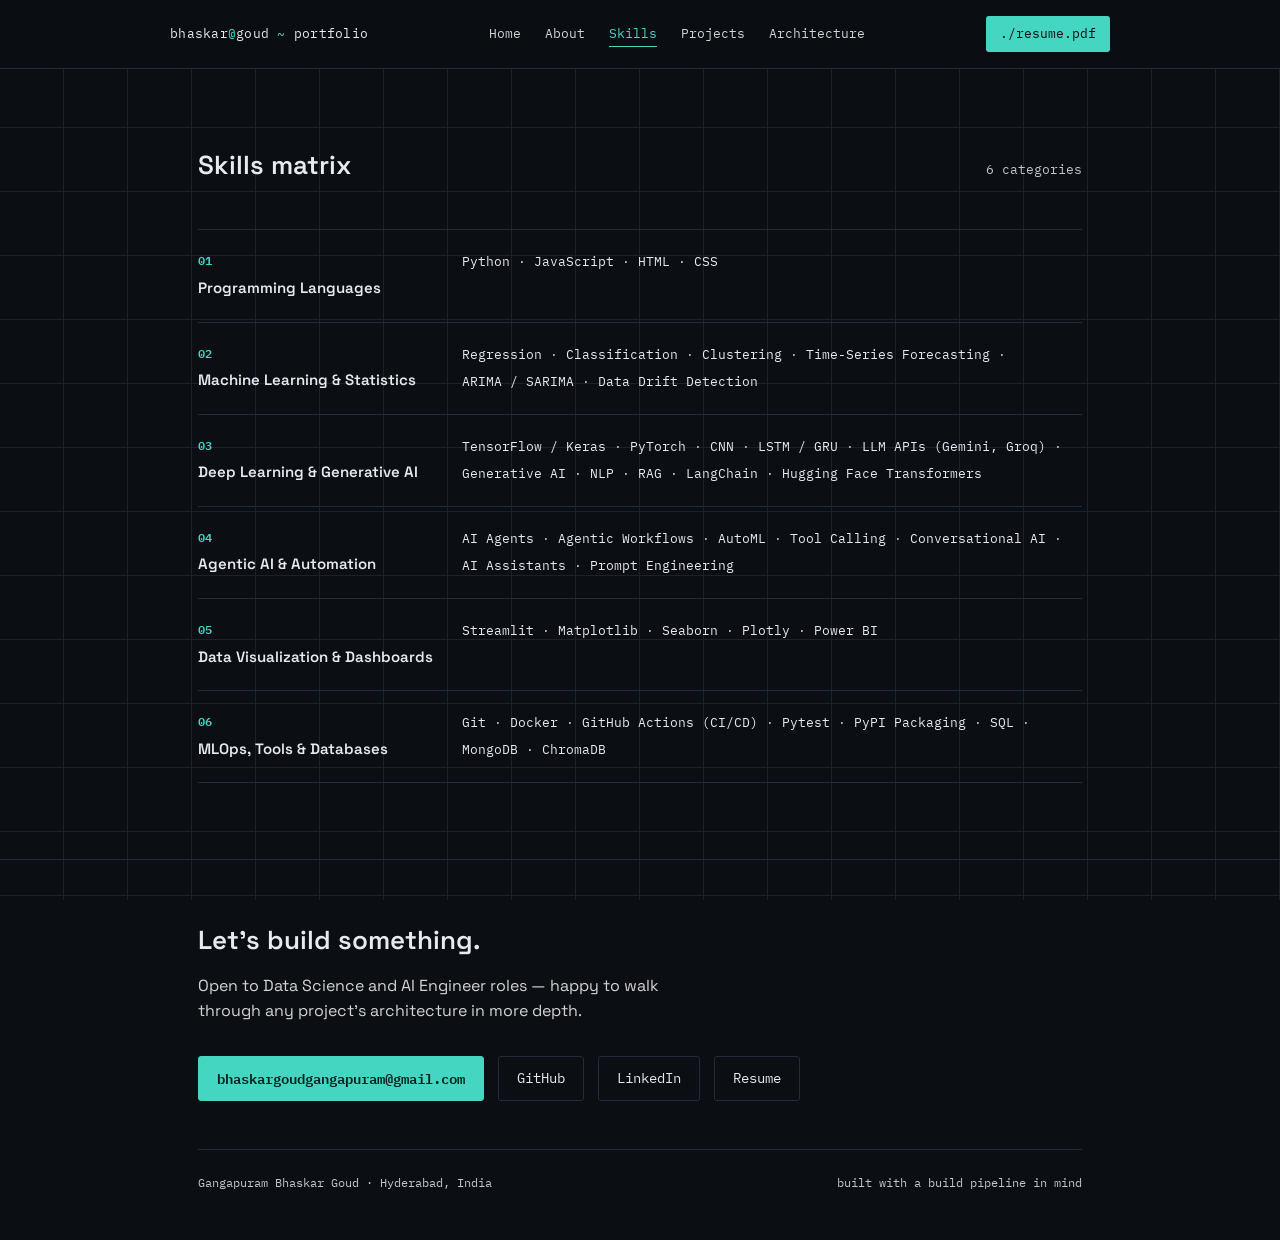
<file: skills.html>
<!DOCTYPE html>
<html lang="en">
<head>
<meta charset="UTF-8">
<meta name="viewport" content="width=device-width, initial-scale=1.0">
<title>Skills — Gangapuram Bhaskar Goud</title>
<meta name="description" content="Technical skills matrix of Gangapuram Bhaskar Goud.">
<link rel="preconnect" href="https://fonts.googleapis.com">
<link rel="preconnect" href="https://fonts.gstatic.com" crossorigin>
<link href="https://fonts.googleapis.com/css2?family=Space+Grotesk:wght@400;500;600;700&family=IBM+Plex+Mono:wght@400;500;600&display=swap" rel="stylesheet">
<link rel="stylesheet" href="style.css">
</head>
<body>
<header>
  <div class="wrap nav">
    <a href="index.html" class="nav-id" style="text-decoration:none;">bhaskar<span>@</span>goud <span>~</span> portfolio</a>
    <ul class="nav-links">
      <li><a href="index.html">Home</a></li>
      <li><a href="about.html">About</a></li>
      <li><a href="skills.html" style="color:var(--accent);border-bottom-color:var(--accent);">Skills</a></li>
      <li><a href="projects.html">Projects</a></li>
      <li><a href="architecture.html">Architecture</a></li>
    </ul>
    <a class="nav-cta" href="resume.pdf" id="resume-link">./resume.pdf</a>
  </div>
</header>

<main>

  <section id="skills">
    <div class="wrap">
      <div class="section-head">
        <h2>Skills matrix</h2>
        <div class="section-tag">6 categories</div>
      </div>

      <div class="matrix">
        <div class="matrix-row">
          <div class="matrix-cat">
            <span class="n">01</span>Programming Languages
          </div>
          <div class="matrix-skills">
            <span>Python</span>
            <span>JavaScript</span>
            <span>HTML</span>
            <span>CSS</span>
          </div>
        </div>

        <div class="matrix-row">
          <div class="matrix-cat">
            <span class="n">02</span>Machine Learning &amp; Statistics
          </div>
          <div class="matrix-skills">
            <span>Regression</span>
            <span>Classification</span>
            <span>Clustering</span>
            <span>Time-Series Forecasting</span>
            <span>ARIMA / SARIMA</span>
            <span>Data Drift Detection</span>
          </div>
        </div>

        <div class="matrix-row">
          <div class="matrix-cat">
            <span class="n">03</span>Deep Learning &amp; Generative AI
          </div>
          <div class="matrix-skills">
            <span>TensorFlow / Keras</span>
            <span>PyTorch</span>
            <span>CNN</span>
            <span>LSTM / GRU</span>
            <span>LLM APIs (Gemini, Groq)</span>
            <span>Generative AI</span>
            <span>NLP</span>
            <span>RAG</span>
            <span>LangChain</span>
            <span>Hugging Face Transformers</span>
          </div>
        </div>

        <div class="matrix-row">
          <div class="matrix-cat">
            <span class="n">04</span>Agentic AI &amp; Automation
          </div>
          <div class="matrix-skills">
            <span>AI Agents</span>
            <span>Agentic Workflows</span>
            <span>AutoML</span>
            <span>Tool Calling</span>
            <span>Conversational AI</span>
            <span>AI Assistants</span>
            <span>Prompt Engineering</span>
          </div>
        </div>

        <div class="matrix-row">
          <div class="matrix-cat">
            <span class="n">05</span>Data Visualization &amp; Dashboards
          </div>
          <div class="matrix-skills">
            <span>Streamlit</span>
            <span>Matplotlib</span>
            <span>Seaborn</span>
            <span>Plotly</span>
            <span>Power BI</span>
          </div>
        </div>

        <div class="matrix-row">
          <div class="matrix-cat">
            <span class="n">06</span>MLOps, Tools &amp; Databases
          </div>
          <div class="matrix-skills">
            <span>Git</span>
            <span>Docker</span>
            <span>GitHub Actions (CI/CD)</span>
            <span>Pytest</span>
            <span>PyPI Packaging</span>
            <span>SQL</span>
            <span>MongoDB</span>
            <span>ChromaDB</span>
          </div>
        </div>
      </div>
    </div>
  </section>

</main>
<footer id="contact-footer">
    <div class="wrap">
      <h2 class="foot-head">Let's build something.</h2>
      <p class="foot-lede">Open to Data Science and AI Engineer roles — happy to walk through any project's architecture in more depth.</p>
      <div class="foot-links">
        <a class="btn primary" href="mailto:bhaskargoudgangapuram@gmail.com">bhaskargoudgangapuram@gmail.com</a>
        <a class="btn" href="http://github.com/G-Bhaskar3636" target="_blank" rel="noopener">GitHub</a>
        <a class="btn" href="https://www.linkedin.com/in/gangapuram-bhaskar-goud-302722345/" target="_blank" rel="noopener">LinkedIn</a>
        <a class="btn" href="resume.pdf">Resume</a>
      </div>
      <div class="foot-bottom">
        <span>Gangapuram Bhaskar Goud &middot; Hyderabad, India</span>
        <span>built with a build pipeline in mind</span>
      </div>
    </div>
  </footer>
</body>
</html>
</file>
<file: style.css>
:root{
    --bg: #0B0E13;
    --panel: #10141C;
    --panel-2: #141A24;
    --line: #232B3A;
    --line-soft: #1A2130;
    --text: #E7EAEE;
    --muted: #d4d4d6;
    --muted-2: #c3c6ca;
    --accent: #45D6C2;
    --accent-soft: rgba(69,214,194,0.10);
    --accent-dim: rgba(40, 212, 189, 0.35);
    --signal: #e7a222;
    --radius: 3px;
    --maxw: 940px;
  }

  *{ box-sizing: border-box; }
  html{ scroll-behavior: smooth; }
  @media (prefers-reduced-motion: reduce){
    html{ scroll-behavior: auto; }
    *{ animation-duration: 0.001ms !important; transition-duration: 0.001ms !important; }
  }

  body{
    margin:0;
    background: var(--bg);
    color: var(--text);
    font-family: 'Space Grotesk', sans-serif;
    line-height: 1.55;
    -webkit-font-smoothing: antialiased;
  }

  a{ color: inherit; }
  ::selection{ background: var(--accent-dim); color: #05201C; }

  :focus-visible{
    outline: 2px solid var(--accent);
    outline-offset: 3px;
  }

  .mono{ font-family: 'IBM Plex Mono', monospace; }

  .wrap{
    max-width: var(--maxw);
    margin: 0 auto;
    padding: 0 28px;
  }

  /* ---------- background texture ---------- */
  body{
    background-image:
      linear-gradient(var(--line-soft) 1px, transparent 1px),
      linear-gradient(90deg, var(--line-soft) 1px, transparent 1px);
    background-size: 64px 64px;
    background-position: -1px -1px;
    background-attachment: fixed;
  }

  /* ---------- nav ---------- */
  header{
    position: sticky;
    top:0;
    z-index: 50;
    background: rgba(11,14,19,0.86);
    backdrop-filter: blur(8px);
    border-bottom: 1px solid var(--line);
  }
  .nav{
    display:flex;
    align-items:center;
    justify-content: space-between;
    padding: 16px 0;
  }
  .nav-id{
    font-family:'IBM Plex Mono', monospace;
    font-size: 13px;
    color: var(--text);
    letter-spacing: 0.02em;
  }
  .nav-id span{ color: var(--accent); }
  .nav-links{
    display:flex;
    gap: 24px;
    list-style:none;
    margin:0; padding:0;
    font-size: 13px;
    font-family:'IBM Plex Mono', monospace;
  }
  .nav-links a{
    text-decoration:none;
    color: var(--muted);
    transition: color .15s ease;
    padding: 4px 0;
    border-bottom: 1px solid transparent;
  }
  .nav-links a:hover{ color: var(--text); border-bottom-color: var(--accent-dim); }
  .nav-cta{
    font-family:'IBM Plex Mono', monospace;
    font-size: 13px;
    color: var(--bg);
    background: var(--accent);
    padding: 8px 14px;
    border-radius: var(--radius);
    text-decoration:none;
    white-space:nowrap;
  }
  .nav-mobile-links{ display:none; }
  @media (max-width: 720px){
    .nav-links{ display:none; }
  }

  /* ---------- hero ---------- */
  .hero{
    padding: 88px 0 72px;
    border-bottom: 1px solid var(--line);
  }
  .kicker{
    font-family:'IBM Plex Mono', monospace;
    font-size: 13px;
    color: var(--accent);
    display:flex;
    align-items:center;
    gap: 10px;
    margin-bottom: 22px;
  }
  .kicker .dot{
    width:7px; height:7px; border-radius:50%;
    background: var(--accent);
    box-shadow: 0 0 0 3px var(--accent-soft);
    flex-shrink:0;
  }
  h1{
    font-size: clamp(34px, 5.2vw, 54px);
    line-height: 1.08;
    margin: 0 0 20px;
    font-weight: 600;
    max-width: 15ch;
    letter-spacing: -0.01em;
  }
  .lede{
    color: var(--muted);
    font-size: 18px;
    max-width: 56ch;
    margin: 0 0 34px;
  }
  .cta-row{
    display:flex;
    flex-wrap:wrap;
    gap: 12px;
    margin-bottom: 52px;
  }
  .btn{
    font-family:'IBM Plex Mono', monospace;
    font-size: 13.5px;
    text-decoration:none;
    padding: 11px 18px;
    border-radius: var(--radius);
    border: 1px solid var(--line);
    color: var(--text);
    transition: border-color .15s ease, background .15s ease;
  }
  .btn:hover{ border-color: var(--accent-dim); background: var(--accent-soft); }
  .btn.primary{
    background: var(--accent);
    color: #06211D;
    border-color: var(--accent);
    font-weight: 600;
  }
  .btn.primary:hover{ background: #46e7cf; }

  .stats{
    display:grid;
    grid-template-columns: repeat(4, 1fr);
    border-top: 1px solid var(--line);
  }
  .stat{
    padding: 20px 20px 4px 0;
    border-right: 1px solid var(--line);
  }
  .stat:last-child{ border-right:none; }
  .stat .num{
    font-family:'IBM Plex Mono', monospace;
    font-size: 26px;
    color: var(--accent);
    display:block;
  }
  .stat .label{
    color: var(--muted-2);
    font-size: 12.5px;
    margin-top: 4px;
  }
  @media (max-width: 640px){
    .stats{ grid-template-columns: repeat(2, 1fr); }
    .stat{ border-bottom: 1px solid var(--line); padding-bottom: 16px; }
  }

  /* ---------- section shell ---------- */
  section{ padding: 76px 0; border-bottom: 1px solid var(--line); }
  .section-head{
    display:flex;
    align-items: baseline;
    justify-content: space-between;
    gap: 16px;
    margin-bottom: 44px;
  }
  .section-head h2{
    font-size: 26px;
    margin:0;
    font-weight: 600;
  }
  .section-tag{
    font-family:'IBM Plex Mono', monospace;
    font-size: 12.5px;
    color: var(--muted-2);
  }

  /* ---------- projects (pipeline log) ---------- */
  .pipeline{
    position: relative;
  }
  .pipeline::before{
    content:"";
    position:absolute;
    left: 21px;
    top: 10px;
    bottom: 10px;
    width: 1px;
    background: var(--line);
  }
  .run{
    position: relative;
    padding-left: 58px;
    margin-bottom: 6px;
  }
  .run + .run{ margin-top: 6px; }
  .run-marker{
    position:absolute;
    left: 0;
    top: 26px;
    width: 44px;
    display:flex;
    justify-content:center;
  }
  .run-marker .dot{
    width: 11px; height: 11px;
    border-radius: 50%;
    background: var(--panel);
    border: 2px solid var(--accent);
    box-shadow: 0 0 0 4px var(--bg);
    z-index:2;
  }

  details.card{
    background: var(--panel);
    border: 1px solid var(--line);
    border-radius: var(--radius);
    padding: 22px 24px;
  }
  details.card + details.card{ margin-top: 0; }
  details.card summary{
    list-style:none;
    cursor:pointer;
    display:flex;
    align-items: flex-start;
    justify-content: space-between;
    gap: 18px;
  }
  details.card summary::-webkit-details-marker{ display:none; }

  .run-heading{ flex:1; min-width:0; }
  .run-idx{
    font-family:'IBM Plex Mono', monospace;
    font-size: 12px;
    color: var(--muted-2);
    margin-bottom: 6px;
  }
  .run-title{
    font-size: 19px;
    font-weight: 600;
    margin: 0 0 6px;
  }
  .run-tagline{
    color: var(--muted);
    font-size: 14.5px;
    margin:0;
  }
  .run-status{
    font-family:'IBM Plex Mono', monospace;
    font-size: 11.5px;
    color: var(--accent);
    border: 1px solid var(--accent-dim);
    background: var(--accent-soft);
    padding: 4px 9px;
    border-radius: 2px;
    white-space:nowrap;
    height: fit-content;
    margin-top: 2px;
  }
  .chevron{
    color: var(--muted-2);
    font-family:'IBM Plex Mono', monospace;
    transition: transform .18s ease;
    margin-top: 3px;
    flex-shrink:0;
  }
  details[open] .chevron{ transform: rotate(90deg); }

  .run-body{
    margin-top: 20px;
    padding-top: 18px;
    border-top: 1px solid var(--line);
  }
  .run-body ul{
    margin: 0 0 18px;
    padding-left: 18px;
    color: var(--text);
    font-size: 14.5px;
  }
  .run-body li{ margin-bottom: 9px; }
  .run-body li::marker{ color: var(--accent); }

  .tags{
    display:flex;
    flex-wrap:wrap;
    gap: 8px;
    margin-bottom: 16px;
  }
  .tag{
    font-family:'IBM Plex Mono', monospace;
    font-size: 11.5px;
    color: var(--muted);
    background: var(--panel-2);
    border: 1px solid var(--line);
    padding: 4px 9px;
    border-radius: 2px;
  }
  .run-links{
    display:flex;
    gap: 18px;
    font-family:'IBM Plex Mono', monospace;
    font-size: 12.5px;
  }
  .run-links a{
    color: var(--muted);
    text-decoration: none;
    border-bottom: 1px solid var(--muted-2);
  }
  .run-links a:hover{ color: var(--accent); border-color: var(--accent); }

  @media (max-width: 640px){
    .pipeline::before{ left: 14px; }
    .run{ padding-left: 38px; }
    .run-marker{ width: 28px; left:0; top: 24px; }
    summary{ flex-direction: column; }
    .run-status{ margin-top: 8px; }
  }

  /* ---------- skills matrix ---------- */
  .matrix{
    border-top: 1px solid var(--line);
  }
  .matrix-row{
    display:grid;
    grid-template-columns: 240px 1fr;
    gap: 24px;
    padding: 22px 0;
    border-bottom: 1px solid var(--line);
  }
  .matrix-cat{
    font-weight: 600;
    font-size: 15px;
  }
  .matrix-cat .n{
    display:block;
    font-family:'IBM Plex Mono', monospace;
    font-size: 11.5px;
    color: var(--accent);
    margin-bottom: 6px;
  }
  .matrix-skills{
    color: var(--muted);
    font-size: 14.5px;
    display:flex;
    flex-wrap:wrap;
    gap: 8px 8px;
  }
  .matrix-skills span{
    font-family:'IBM Plex Mono', monospace;
    font-size: 12.5px;
    color: var(--text);
  }
  .matrix-skills span:not(:last-child)::after{
    content:"·";
    color: var(--muted-2);
    margin-left: 8px;
  }
  @media (max-width: 640px){
    .matrix-row{ grid-template-columns: 1fr; gap: 8px; }
  }

  /* ---------- mlops flow ---------- */
  .flow{
    overflow-x: auto;
    padding-bottom: 8px;
  }
  .flow-track{
    display:flex;
    align-items: center;
    min-width: 720px;
  }
  .flow-node{
    flex: 1;
    text-align:center;
    padding: 20px 12px;
    background: var(--panel);
    border: 1px solid var(--line);
    border-radius: var(--radius);
  }
  .flow-node .t{
    font-family:'IBM Plex Mono', monospace;
    font-size: 12px;
    color: var(--accent);
    margin-bottom: 6px;
  }
  .flow-node .d{
    font-size: 13.5px;
    color: var(--muted);
  }
  .flow-arrow{
    color: var(--muted-2);
    padding: 0 10px;
    font-family:'IBM Plex Mono', monospace;
    flex-shrink:0;
  }
  .flow-note{
    margin-top: 20px;
    color: var(--muted);
    font-size: 14.5px;
    max-width: 68ch;
  }

  /* ---------- education / certs ---------- */
  .edu-grid{
    display:grid;
    grid-template-columns: 1fr 1fr;
    gap: 28px;
  }
  .edu-item{
    border-left: 2px solid var(--line);
    padding-left: 18px;
  }
  .edu-item .role{ font-weight:600; font-size:15.5px; margin-bottom:4px; }
  .edu-item .org{ color: var(--muted); font-size: 14px; margin-bottom: 4px; }
  .edu-item .meta{
    font-family:'IBM Plex Mono', monospace;
    font-size: 12px;
    color: var(--muted-2);
  }
  .certs{ margin-top: 8px; }
  .cert-row{
    display:flex;
    justify-content: space-between;
    gap: 12px;
    padding: 14px 0;
    border-bottom: 1px solid var(--line);
    font-size: 14.5px;
  }
  .cert-row:last-child{ border-bottom:none; }
  .cert-name{ font-weight: 500; }
  .cert-meta{
    font-family:'IBM Plex Mono', monospace;
    font-size: 12px;
    color: var(--muted-2);
    white-space:nowrap;
  }
  @media (max-width: 640px){
    .edu-grid{ grid-template-columns: 1fr; }
  }

  /* ---------- footer ---------- */
  footer{ padding: 60px 0 48px; }
  .foot-head{
    font-size: 26px;
    font-weight: 600;
    margin: 0 0 14px;
    max-width: 20ch;
  }
  .foot-lede{
    color: var(--muted);
    max-width: 52ch;
    margin: 0 0 32px;
  }
  .foot-links{
    display:flex;
    flex-wrap:wrap;
    gap: 14px;
    margin-bottom: 48px;
  }
  .foot-bottom{
    display:flex;
    justify-content: space-between;
    align-items:center;
    flex-wrap:wrap;
    gap: 12px;
    padding-top: 24px;
    border-top: 1px solid var(--line);
    font-family:'IBM Plex Mono', monospace;
    font-size: 12px;
    color: var(--muted-2);
  }

  /* ---------- jarvis layered architecture diagram ---------- */
  .arch-intro{
    color: var(--muted);
    font-size: 15px;
    max-width: 68ch;
    margin: -20px 0 40px;
  }
  .arch-diagram{
    display:flex;
    flex-direction:column;
    align-items:center;
  }
  .arch-layer{
    width:100%;
  }
  .arch-layer-label{
    font-family:'IBM Plex Mono', monospace;
    font-size: 11.5px;
    color: var(--muted-2);
    text-align:center;
    margin-bottom: 12px;
  }
  .arch-row{
    display:flex;
    flex-wrap:wrap;
    justify-content:center;
    gap: 12px;
    width:100%;
  }
  .arch-box{
    flex: 1 1 210px;
    max-width: 250px;
    background: var(--panel);
    border: 1px solid var(--line);
    border-radius: var(--radius);
    padding: 14px 15px;
    text-align:left;
  }
  .arch-box.accent{
    border-color: var(--accent-dim);
    background: var(--accent-soft);
  }
  .arch-box .t{
    font-family:'IBM Plex Mono', monospace;
    font-size: 12px;
    color: var(--accent);
    margin-bottom: 5px;
  }
  .arch-box .d{
    font-size: 13px;
    color: var(--muted);
    line-height: 1.45;
  }
  .arch-connector{
    color: var(--muted-2);
    font-family:'IBM Plex Mono', monospace;
    font-size: 18px;
    padding: 10px 0;
    line-height:1;
  }
  .arch-flow-list{
    margin-top: 40px;
    padding-left: 20px;
    max-width: 74ch;
  }
  .arch-flow-list li{
    margin-bottom: 12px;
    font-size: 14.5px;
    color: var(--text);
  }
  .arch-flow-list li::marker{
    font-family:'IBM Plex Mono', monospace;
    color: var(--accent);
  }
  .arch-flow-list b{ color: var(--text); }
  @media (max-width: 640px){
    .arch-box{ flex: 1 1 100%; max-width: 100%; }
  }

  /* ---------- other projects (compact grid) ---------- */
  .other-grid{
    display:grid;
    grid-template-columns: repeat(auto-fit, minmax(280px, 1fr));
    align-items: start;
    gap: 14px;
  }
  .other-card{
    background: var(--panel);
    border: 1px solid var(--line);
    border-radius: var(--radius);
    padding: 18px 20px;
  }
  .other-card summary{
    list-style:none;
    cursor:pointer;
    display:flex;
    flex-direction:column;
    gap: 6px;
  }
  .other-card summary::-webkit-details-marker{ display:none; }
  .other-card summary{ position: relative; }
  .other-card .chevron{
    position:absolute;
    top: 2px;
    right: 0;
    color: var(--muted-2);
    font-family:'IBM Plex Mono', monospace;
    transition: transform .18s ease;
  }
  .other-card[open] .chevron{ transform: rotate(90deg); }
  .other-cat{
    font-family:'IBM Plex Mono', monospace;
    font-size: 11px;
    color: var(--accent);
  }
  .other-title{
    font-size: 15.5px;
    font-weight: 600;
    margin: 0;
    padding-right: 20px;
  }
  .other-body{
    margin-top: 14px;
    padding-top: 14px;
    border-top: 1px solid var(--line);
  }
  .other-body p{
    font-size: 13.5px;
    color: var(--muted);
    margin: 0 0 14px;
    line-height: 1.55;
  }
  .other-body .tags{ margin-bottom: 14px; }

  /* ---------- hero photo slot ---------- */
  .hero-flex{
    display:flex;
    align-items:flex-start;
    justify-content:space-between;
    gap: 40px;
    flex-wrap:wrap;
  }
  .hero-text{
    flex: 1 1 480px;
    min-width: 0;
  }
  .hero-photo{
    flex: 0 0 160px;
  }
  .photo-frame{
    width: 160px;
    height: 206px;
    border: 1px solid var(--line);
    border-radius: var(--radius);
    overflow: hidden;
    position: relative;
    background: var(--panel);
  }
  .photo-frame img{
    width: 100%;
    height: 100%;
    object-fit: cover;
    display: block;
  }
  .photo-placeholder{
    position: absolute;
    inset: 0;
    display: none;
    align-items: center;
    justify-content: center;
    text-align: center;
    padding: 12px;
    font-family: 'IBM Plex Mono', monospace;
    font-size: 11px;
    line-height: 1.5;
    color: var(--muted-2);
    border: 1px dashed var(--line);
  }
  .photo-tag{
    margin-top: 10px;
    font-size: 11px;
    color: var(--muted-2);
    text-align: center;
  }
  @media (max-width: 720px){
    .hero-photo{ flex: 0 0 auto; order: -1; }
    .hero-flex{ flex-direction: column-reverse; align-items: center; text-align:left; }
    .hero-text{ width: 100%; }
  }

  /* ---------- circular photo variant ---------- */
  .photo-frame.round{
    border-radius: 50%;
    width: 160px;
    height: 160px;
    box-shadow: 0 0 0 4px #77dc77, 0 0 0 5px var(--bg);
    border: none;
  }
  .photo-frame.round img{
    border-radius: 50%;
  }
  .photo-placeholder.round{
    border-radius: 50%;
    border: 1px dashed var(--line);
  }
</file>
